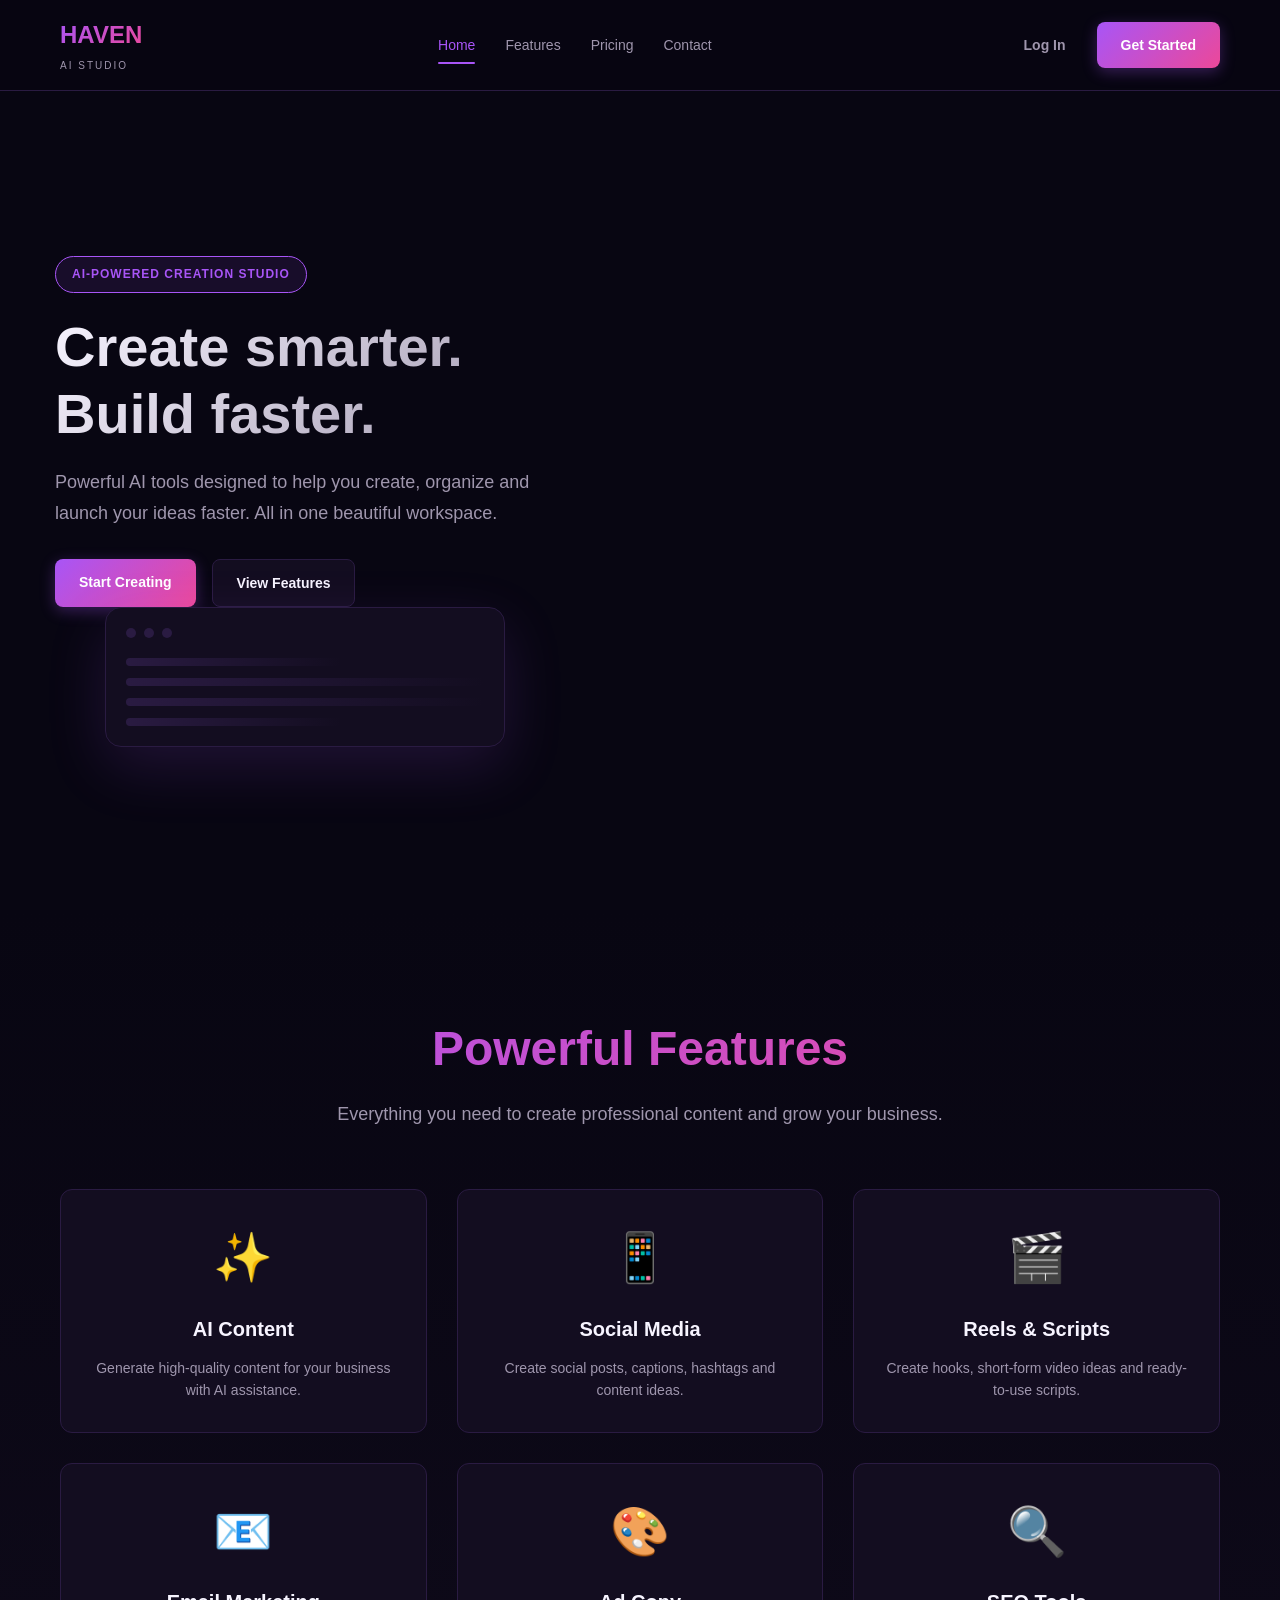
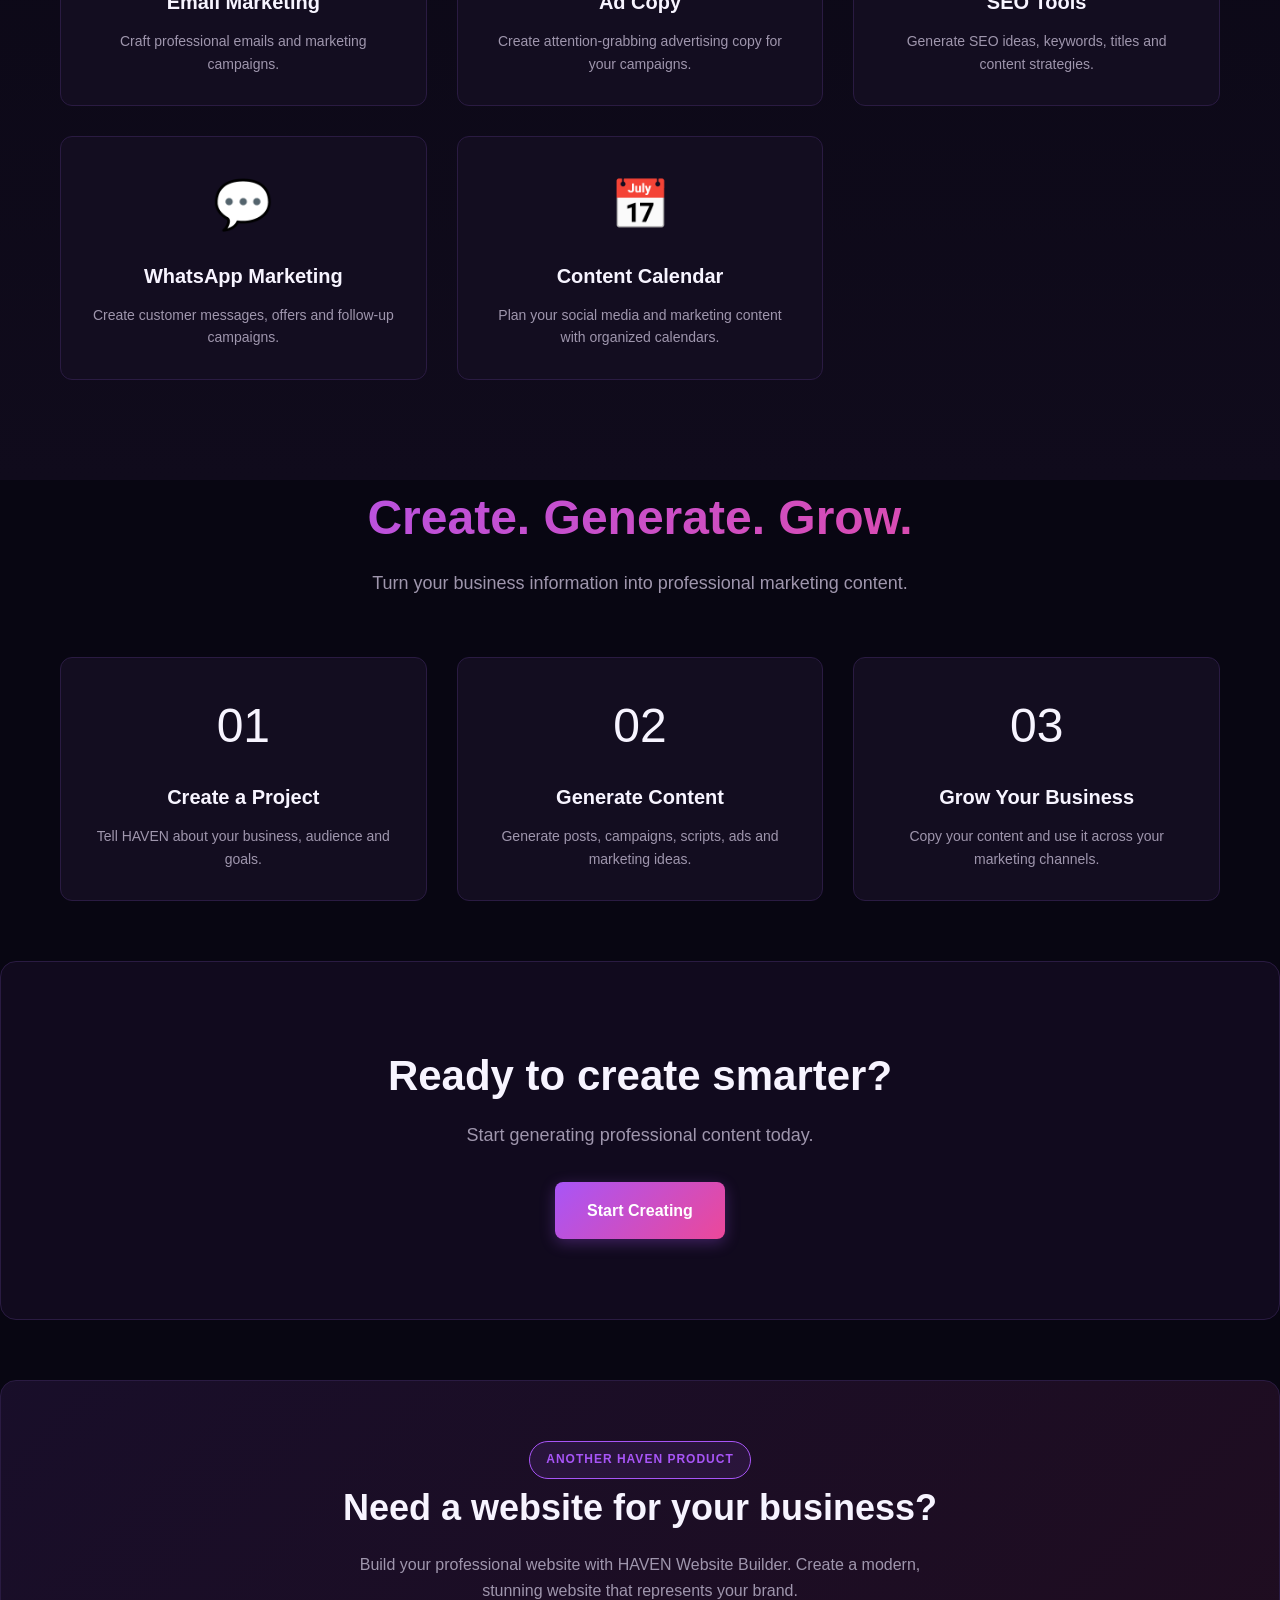
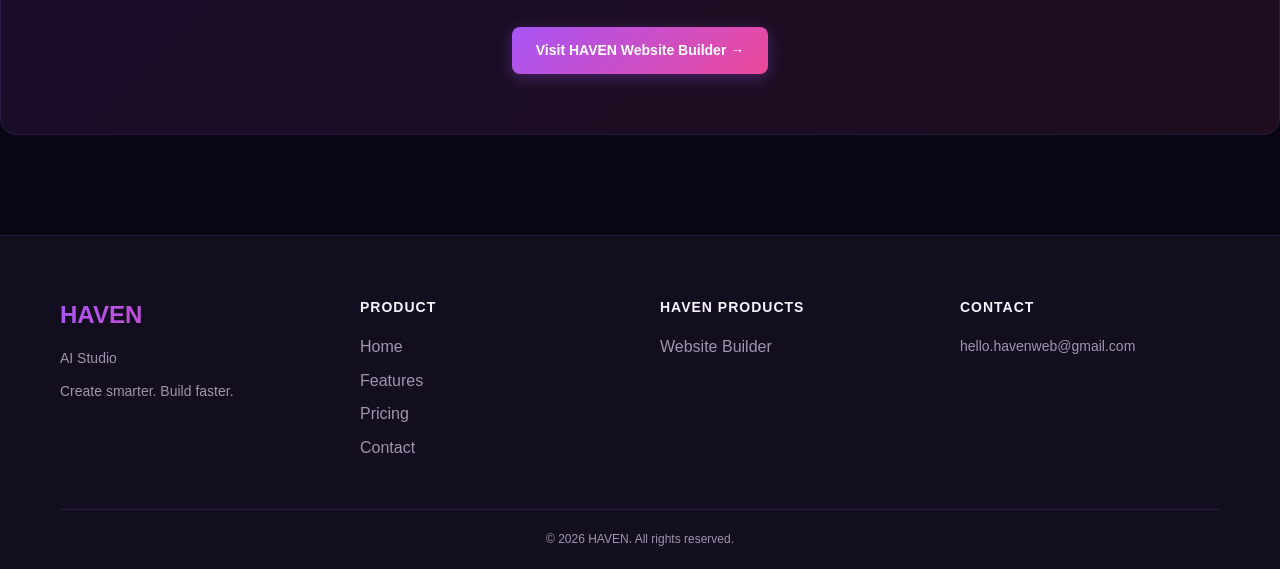
<file: index.html>
<!DOCTYPE html>
<html lang="en">
<head>
    <meta charset="UTF-8">
    <meta name="viewport" content="width=device-width, initial-scale=1.0">

    <meta name="description"
          content="HAVEN AI Studio - Powerful AI tools to create, organize and launch your ideas faster.">

    <meta name="theme-color" content="#080612">

    <title>HAVEN AI Studio - Create Smarter. Build Faster.</title>

    <link rel="stylesheet" href="css/style.css">
</head>

<body>

    <!-- =========================
         NAVIGATION
    ========================== -->
    <nav class="navbar">
        <div class="container">

            <div class="nav-content">

                <!-- Brand -->
                <a href="index.html" class="nav-brand">
                    <h1>HAVEN</h1>
                    <p>AI Studio</p>
                </a>

                <!-- Mobile Menu Button -->
                <button
                    class="hamburger"
                    id="hamburger"
                    type="button"
                    aria-label="Open navigation menu"
                    aria-expanded="false"
                    aria-controls="navMenu"
                >
                    <span></span>
                    <span></span>
                    <span></span>
                </button>

                <!-- Navigation -->
                <div class="nav-menu" id="navMenu">

                    <a href="index.html" class="nav-link active">
                        Home
                    </a>

                    <a href="#features" class="nav-link">
                        Features
                    </a>

                    <a href="pricing.html" class="nav-link">
                        Pricing
                    </a>

                    <a href="contact.html" class="nav-link">
                        Contact
                    </a>

                </div>

                <!-- Navigation Actions -->
                <div class="nav-actions">

                    <a href="login.html" class="btn-text">
                        Log In
                    </a>

                    <a href="signup.html" class="btn-primary">
                        Get Started
                    </a>

                </div>

            </div>
        </div>
    </nav>


    <!-- =========================
         HERO
    ========================== -->
    <main>

        <section class="hero">

            <div class="container">

                <div class="hero-content">

                    <div class="hero-badge">
                        AI-POWERED CREATION STUDIO
                    </div>

                    <h1 class="hero-title">
                        Create smarter.
                        <br>
                        Build faster.
                    </h1>

                    <p class="hero-subtitle">
                        Powerful AI tools designed to help you create,
                        organize and launch your ideas faster.
                        All in one beautiful workspace.
                    </p>

                    <div class="hero-buttons">

                        <a href="create.html" class="btn-primary">
                            Start Creating
                        </a>

                        <a href="#features" class="btn-secondary">
                            View Features
                        </a>

                    </div>

                </div>


                <!-- Product Preview -->
                <div class="hero-preview">

                    <div class="preview-card">

                        <div class="preview-header">

                            <div class="preview-dot"></div>
                            <div class="preview-dot"></div>
                            <div class="preview-dot"></div>

                        </div>

                        <div class="preview-content">

                            <div class="preview-line short"></div>
                            <div class="preview-line"></div>
                            <div class="preview-line"></div>
                            <div class="preview-line short"></div>

                        </div>

                    </div>

                </div>

            </div>

        </section>


        <!-- =========================
             FEATURES
        ========================== -->
        <section id="features" class="features">

            <div class="container">

                <h2 class="section-title">
                    Powerful Features
                </h2>

                <p class="section-subtitle">
                    Everything you need to create professional content
                    and grow your business.
                </p>


                <div class="features-grid">

                    <!-- Feature 1 -->
                    <div class="feature-card">

                        <div class="feature-icon">
                            ✨
                        </div>

                        <h3>
                            AI Content
                        </h3>

                        <p>
                            Generate high-quality content for your
                            business with AI assistance.
                        </p>

                    </div>


                    <!-- Feature 2 -->
                    <div class="feature-card">

                        <div class="feature-icon">
                            📱
                        </div>

                        <h3>
                            Social Media
                        </h3>

                        <p>
                            Create social posts, captions,
                            hashtags and content ideas.
                        </p>

                    </div>


                    <!-- Feature 3 -->
                    <div class="feature-card">

                        <div class="feature-icon">
                            🎬
                        </div>

                        <h3>
                            Reels & Scripts
                        </h3>

                        <p>
                            Create hooks, short-form video ideas
                            and ready-to-use scripts.
                        </p>

                    </div>


                    <!-- Feature 4 -->
                    <div class="feature-card">

                        <div class="feature-icon">
                            📧
                        </div>

                        <h3>
                            Email Marketing
                        </h3>

                        <p>
                            Craft professional emails and
                            marketing campaigns.
                        </p>

                    </div>


                    <!-- Feature 5 -->
                    <div class="feature-card">

                        <div class="feature-icon">
                            🎨
                        </div>

                        <h3>
                            Ad Copy
                        </h3>

                        <p>
                            Create attention-grabbing advertising
                            copy for your campaigns.
                        </p>

                    </div>


                    <!-- Feature 6 -->
                    <div class="feature-card">

                        <div class="feature-icon">
                            🔍
                        </div>

                        <h3>
                            SEO Tools
                        </h3>

                        <p>
                            Generate SEO ideas, keywords,
                            titles and content strategies.
                        </p>

                    </div>


                    <!-- Feature 7 -->
                    <div class="feature-card">

                        <div class="feature-icon">
                            💬
                        </div>

                        <h3>
                            WhatsApp Marketing
                        </h3>

                        <p>
                            Create customer messages,
                            offers and follow-up campaigns.
                        </p>

                    </div>


                    <!-- Feature 8 -->
                    <div class="feature-card">

                        <div class="feature-icon">
                            📅
                        </div>

                        <h3>
                            Content Calendar
                        </h3>

                        <p>
                            Plan your social media and marketing
                            content with organized calendars.
                        </p>

                    </div>

                </div>

            </div>

        </section>


        <!-- =========================
             HOW IT WORKS
        ========================== -->
        <section class="how-it-works">

            <div class="container">

                <h2 class="section-title">
                    Create. Generate. Grow.
                </h2>

                <p class="section-subtitle">
                    Turn your business information into
                    professional marketing content.
                </p>


                <div class="features-grid">

                    <div class="feature-card">

                        <div class="feature-icon">
                            01
                        </div>

                        <h3>
                            Create a Project
                        </h3>

                        <p>
                            Tell HAVEN about your business,
                            audience and goals.
                        </p>

                    </div>


                    <div class="feature-card">

                        <div class="feature-icon">
                            02
                        </div>

                        <h3>
                            Generate Content
                        </h3>

                        <p>
                            Generate posts, campaigns,
                            scripts, ads and marketing ideas.
                        </p>

                    </div>


                    <div class="feature-card">

                        <div class="feature-icon">
                            03
                        </div>

                        <h3>
                            Grow Your Business
                        </h3>

                        <p>
                            Copy your content and use it
                            across your marketing channels.
                        </p>

                    </div>

                </div>

            </div>

        </section>


        <!-- =========================
             CTA
        ========================== -->
        <section class="cta">

            <div class="container">

                <h2>
                    Ready to create smarter?
                </h2>

                <p>
                    Start generating professional content today.
                </p>

                <a
                    href="create.html"
                    class="btn-primary btn-large"
                >
                    Start Creating
                </a>

            </div>

        </section>


        <!-- =========================
             HAVEN WEBSITE BUILDER
        ========================== -->
        <section class="website-builder">

            <div class="container">

                <div class="builder-content">

                    <div class="hero-badge">
                        ANOTHER HAVEN PRODUCT
                    </div>

                    <h2>
                        Need a website for your business?
                    </h2>

                    <p>
                        Build your professional website with
                        HAVEN Website Builder. Create a modern,
                        stunning website that represents your brand.
                    </p>

                    <a
                        href="https://haven.pntr.dev"
                        target="_blank"
                        rel="noopener noreferrer"
                        class="btn-primary"
                    >
                        Visit HAVEN Website Builder →
                    </a>

                </div>

            </div>

        </section>

    </main>


    <!-- =========================
         FOOTER
    ========================== -->
    <footer class="footer">

        <div class="container">

            <div class="footer-content">


                <!-- Brand -->
                <div class="footer-section">

                    <h3>
                        HAVEN
                    </h3>

                    <p>
                        AI Studio
                    </p>

                    <p class="footer-tagline">
                        Create smarter. Build faster.
                    </p>

                </div>


                <!-- Product -->
                <div class="footer-section">

                    <h4>
                        Product
                    </h4>

                    <ul>

                        <li>
                            <a href="index.html">
                                Home
                            </a>
                        </li>

                        <li>
                            <a href="#features">
                                Features
                            </a>
                        </li>

                        <li>
                            <a href="pricing.html">
                                Pricing
                            </a>
                        </li>

                        <li>
                            <a href="contact.html">
                                Contact
                            </a>
                        </li>

                    </ul>

                </div>


                <!-- HAVEN Products -->
                <div class="footer-section">

                    <h4>
                        HAVEN Products
                    </h4>

                    <ul>

                        <li>
                            <a
                                href="https://haven.pntr.dev"
                                target="_blank"
                                rel="noopener noreferrer"
                            >
                                Website Builder
                            </a>
                        </li>

                    </ul>

                </div>


                <!-- Contact -->
                <div class="footer-section">

                    <h4>
                        Contact
                    </h4>

                    <p>
                        <a
                            href="mailto:hello.havenweb@gmail.com"
                        >
                            hello.havenweb@gmail.com
                        </a>
                    </p>

                </div>

            </div>


            <!-- Footer Bottom -->
            <div class="footer-bottom">

                <p>
                    &copy; 2026 HAVEN. All rights reserved.
                </p>

            </div>

        </div>

    </footer>


    <!-- JavaScript -->
    <script src="js/app.js"></script>

</body>
</html>
</file>
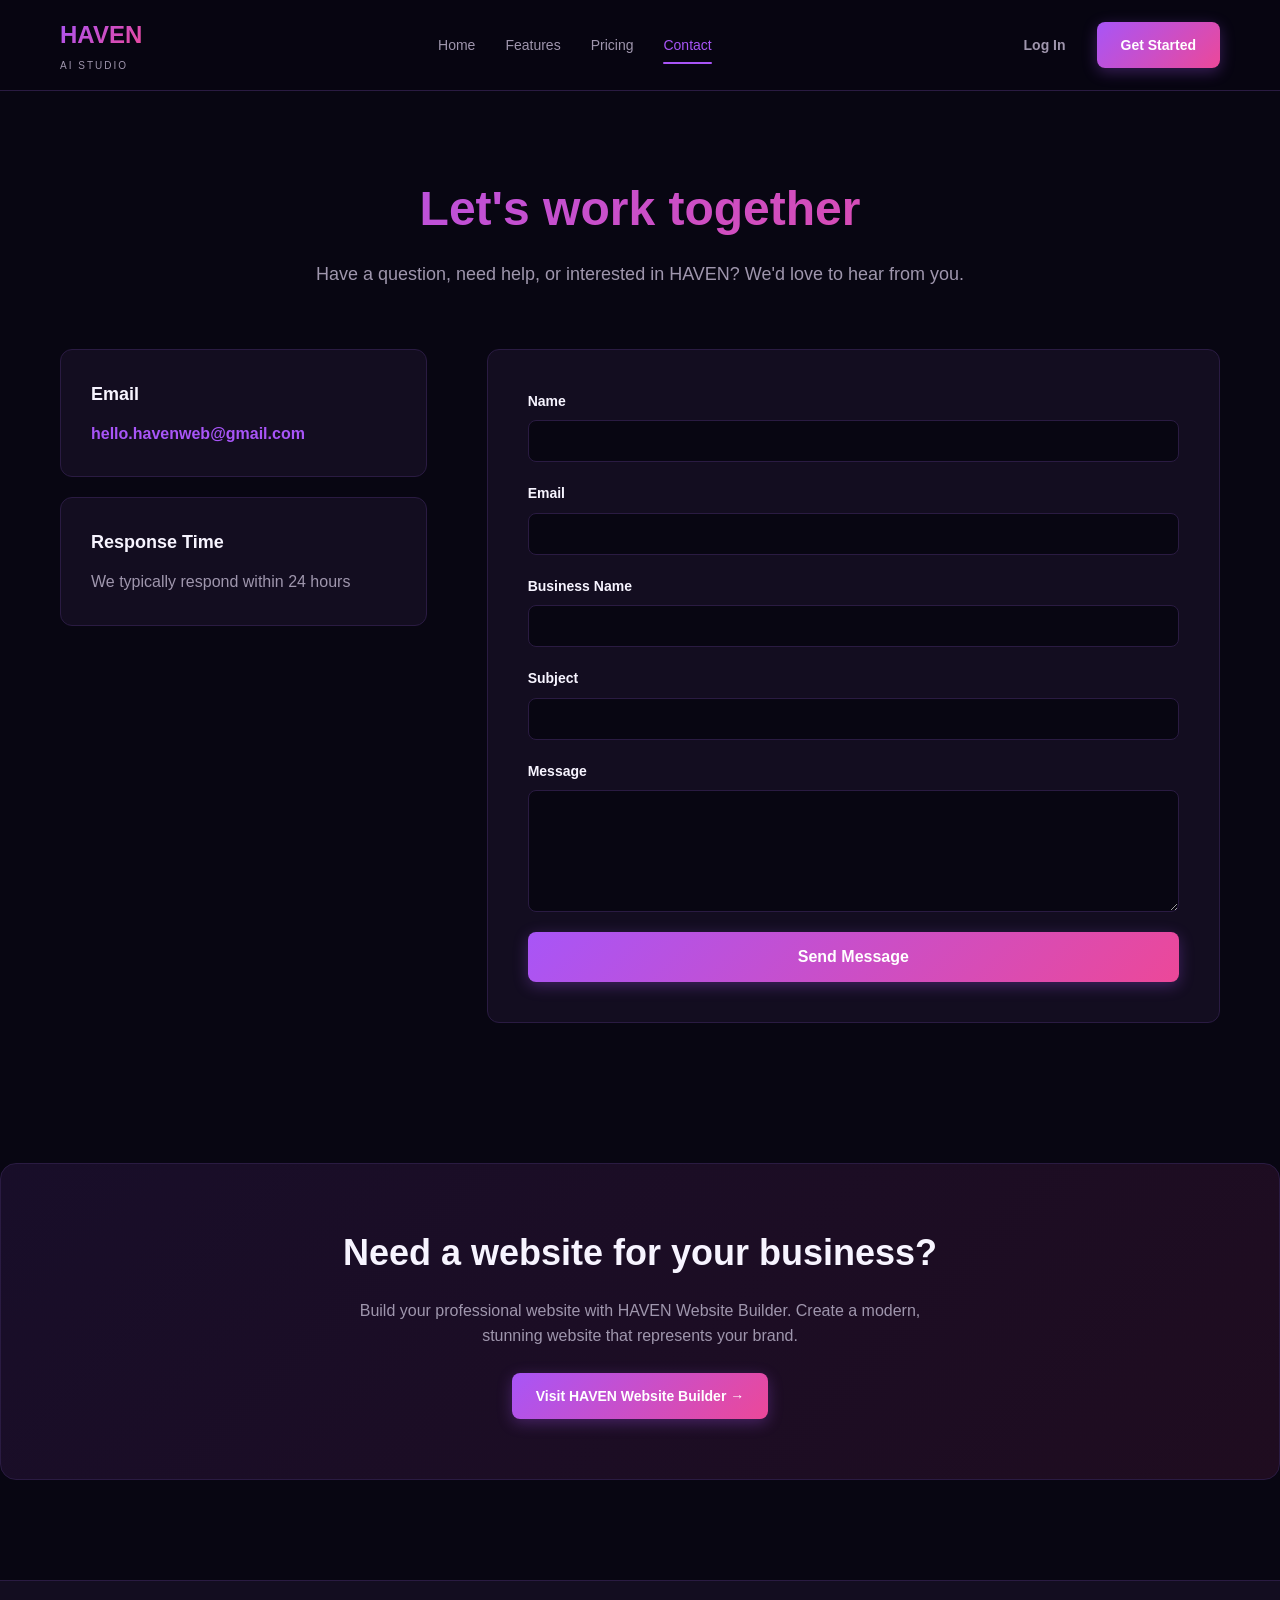
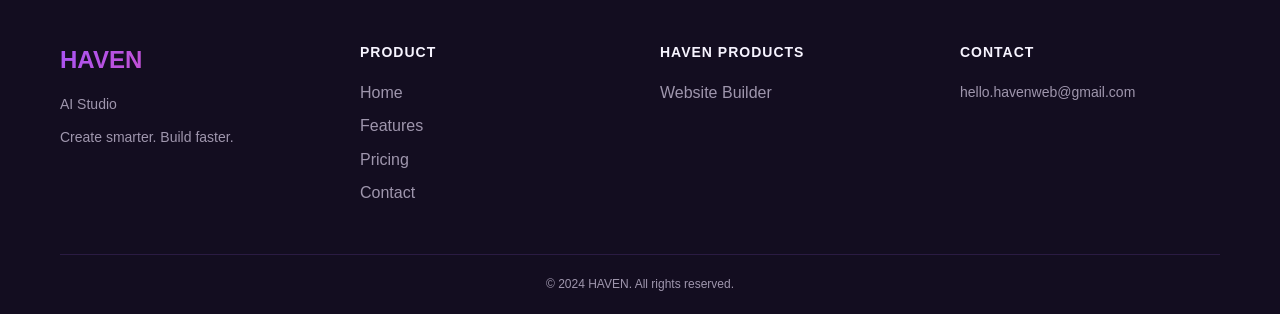
<file: contact.html>
<!DOCTYPE html>
<html lang="en">
<head>
    <meta charset="UTF-8">
    <meta name="viewport" content="width=device-width, initial-scale=1.0">
    <title>Contact - HAVEN AI Studio</title>
    <link rel="stylesheet" href="css/style.css">
</head>
<body>
    <!-- Navigation -->
    <nav class="navbar">
        <div class="container">
            <div class="nav-content">
                <div class="nav-brand">
                    <h1>HAVEN</h1>
                    <p>AI Studio</p>
                </div>
                <button class="hamburger" id="hamburger">
                    <span></span>
                    <span></span>
                    <span></span>
                </button>
                <div class="nav-menu" id="navMenu">
                    <a href="index.html" class="nav-link">Home</a>
                    <a href="index.html#features" class="nav-link">Features</a>
                    <a href="pricing.html" class="nav-link">Pricing</a>
                    <a href="contact.html" class="nav-link active">Contact</a>
                </div>
                <div class="nav-actions">
                    <a href="login.html" class="btn-text">Log In</a>
                    <a href="signup.html" class="btn-primary">Get Started</a>
                </div>
            </div>
        </div>
    </nav>

    <!-- Contact Section -->
    <section class="contact-section">
        <div class="container">
            <div class="contact-header">
                <h1>Let's work together</h1>
                <p>Have a question, need help, or interested in HAVEN? We'd love to hear from you.</p>
            </div>

            <div class="contact-container">
                <!-- Contact Info -->
                <div class="contact-info">
                    <div class="contact-card">
                        <h3>Email</h3>
                        <p><a href="mailto:hello.havenweb@gmail.com">hello.havenweb@gmail.com</a></p>
                    </div>
                    <div class="contact-card">
                        <h3>Response Time</h3>
                        <p>We typically respond within 24 hours</p>
                    </div>
                </div>

                <!-- Contact Form -->
                <div class="contact-form-wrapper">
                    <form id="contactForm" class="contact-form">
                        <div class="form-group">
                            <label for="name">Name</label>
                            <input type="text" id="name" name="name" required>
                        </div>
                        <div class="form-group">
                            <label for="email">Email</label>
                            <input type="email" id="email" name="email" required>
                        </div>
                        <div class="form-group">
                            <label for="businessName">Business Name</label>
                            <input type="text" id="businessName" name="businessName">
                        </div>
                        <div class="form-group">
                            <label for="subject">Subject</label>
                            <input type="text" id="subject" name="subject" required>
                        </div>
                        <div class="form-group">
                            <label for="message">Message</label>
                            <textarea id="message" name="message" rows="6" required></textarea>
                        </div>
                        <button type="submit" class="btn-primary btn-large">Send Message</button>
                        <p id="formMessage" class="form-message" style="display: none;"></p>
                    </form>
                </div>
            </div>
        </div>
    </section>

    <!-- Website Builder Section -->
    <section class="website-builder">
        <div class="container">
            <div class="builder-content">
                <h2>Need a website for your business?</h2>
                <p>Build your professional website with HAVEN Website Builder. Create a modern, stunning website that represents your brand.</p>
                <a href="https://heaven.pntr.dev" target="_blank" class="btn-primary">Visit HAVEN Website Builder →</a>
            </div>
        </div>
    </section>

    <!-- Footer -->
    <footer class="footer">
        <div class="container">
            <div class="footer-content">
                <div class="footer-section">
                    <h3>HAVEN</h3>
                    <p>AI Studio</p>
                    <p class="footer-tagline">Create smarter. Build faster.</p>
                </div>
                <div class="footer-section">
                    <h4>Product</h4>
                    <ul>
                        <li><a href="index.html">Home</a></li>
                        <li><a href="index.html#features">Features</a></li>
                        <li><a href="pricing.html">Pricing</a></li>
                        <li><a href="contact.html">Contact</a></li>
                    </ul>
                </div>
                <div class="footer-section">
                    <h4>HAVEN Products</h4>
                    <ul>
                        <li><a href="https://heaven.pntr.dev" target="_blank">Website Builder</a></li>
                    </ul>
                </div>
                <div class="footer-section">
                    <h4>Contact</h4>
                    <p><a href="mailto:hello.havenweb@gmail.com">hello.havenweb@gmail.com</a></p>
                </div>
            </div>
            <div class="footer-bottom">
                <p>&copy; 2024 HAVEN. All rights reserved.</p>
            </div>
        </div>
    </footer>

    <script src="js/app.js"></script>
</body>
</html>
</file>
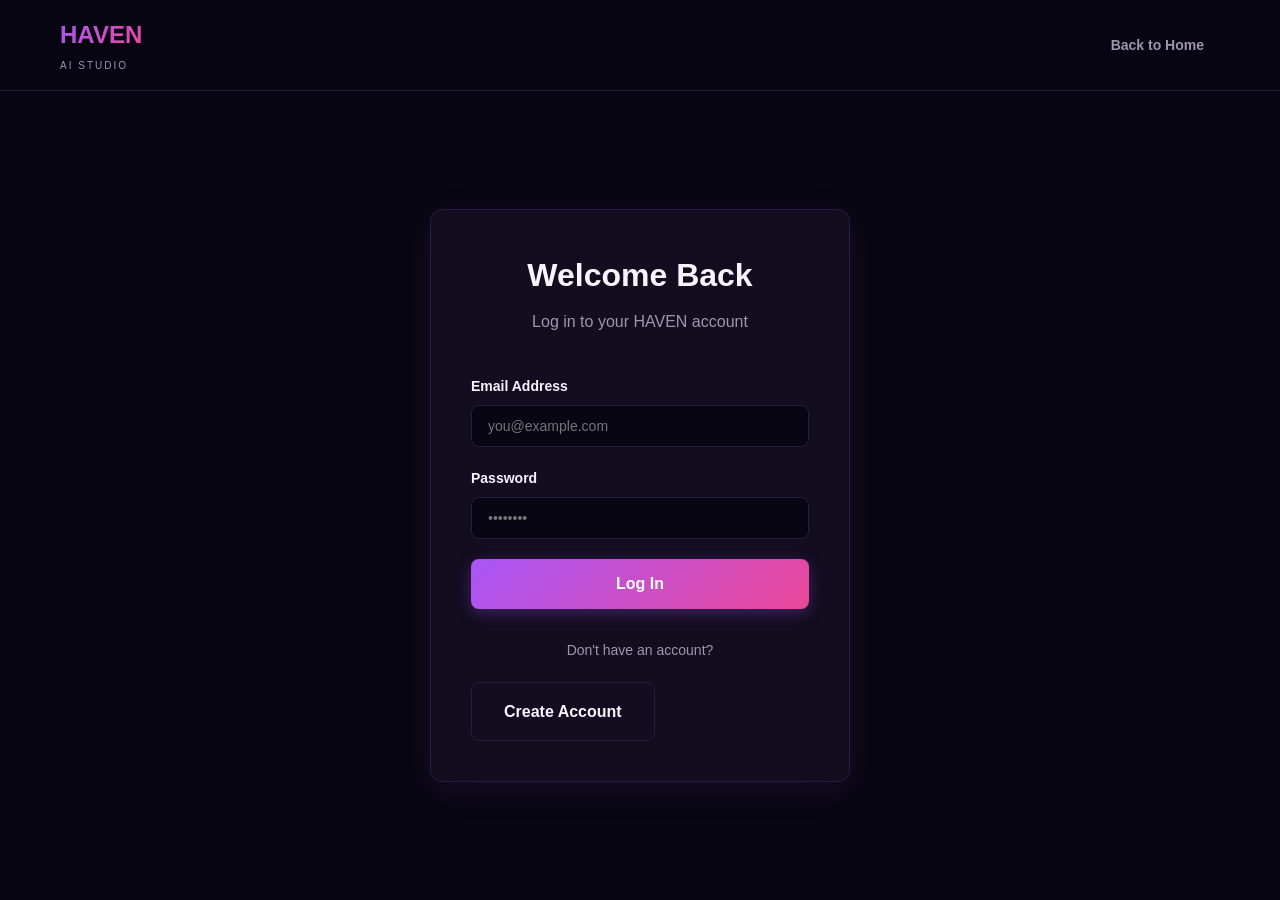
<file: create.html>
<!DOCTYPE html>
<html lang="en">
<head>
    <meta charset="UTF-8">
    <meta name="viewport" content="width=device-width, initial-scale=1.0">
    <title>Create - HAVEN AI Studio</title>
    <link rel="stylesheet" href="css/style.css">
</head>
<body class="dashboard-body">
    <!-- Navigation -->
    <nav class="navbar">
        <div class="container">
            <div class="nav-content">
                <div class="nav-brand">
                    <h1>HAVEN</h1>
                    <p>AI Studio</p>
                </div>
                <button class="hamburger" id="hamburger">
                    <span></span>
                    <span></span>
                    <span></span>
                </button>
                <div class="nav-menu" id="navMenu">
                    <a href="dashboard.html" class="nav-link">Dashboard</a>
                    <a href="create.html" class="nav-link active">Create</a>
                    <a href="projects.html" class="nav-link">Projects</a>
                    <a href="pricing.html" class="nav-link">Pricing</a>
                    <a href="settings.html" class="nav-link">Settings</a>
                </div>
                <div class="nav-actions">
                    <button class="btn-text" id="logoutBtn">Log Out</button>
                </div>
            </div>
        </div>
    </nav>

    <div class="dashboard-container">
        <!-- Sidebar -->
        <aside class="sidebar">
            <div class="sidebar-menu">
                <a href="dashboard.html" class="sidebar-link">
                    <span class="sidebar-icon">📊</span>
                    <span>Dashboard</span>
                </a>
                <a href="create.html" class="sidebar-link active">
                    <span class="sidebar-icon">✨</span>
                    <span>Create</span>
                </a>
                <a href="projects.html" class="sidebar-link">
                    <span class="sidebar-icon">📁</span>
                    <span>Projects</span>
                </a>
                <a href="pricing.html" class="sidebar-link">
                    <span class="sidebar-icon">💳</span>
                    <span>Pricing</span>
                </a>
                <a href="settings.html" class="sidebar-link">
                    <span class="sidebar-icon">⚙️</span>
                    <span>Settings</span>
                </a>
                <a href="contact.html" class="sidebar-link">
                    <span class="sidebar-icon">💬</span>
                    <span>Contact</span>
                </a>
            </div>
        </aside>

        <!-- Main Content -->
        <main class="dashboard-main">
            <div class="container">
                <div class="dashboard-header">
                    <h1>Create Something New</h1>
                    <p>Choose what you'd like to create</p>
                </div>

                <!-- Creation Templates -->
                <div class="create-grid">
                    <button class="create-card" data-type="content">
                        <div class="create-icon">✨</div>
                        <h3>AI Content</h3>
                        <p>Generate any type of content</p>
                    </button>
                    <button class="create-card" data-type="social">
                        <div class="create-icon">📱</div>
                        <h3>Social Media Post</h3>
                        <p>Create engaging social posts</p>
                    </button>
                    <button class="create-card" data-type="email">
                        <div class="create-icon">📧</div>
                        <h3>Email</h3>
                        <p>Write marketing emails</p>
                    </button>
                    <button class="create-card" data-type="ad">
                        <div class="create-icon">🎯</div>
                        <h3>Ad Copy</h3>
                        <p>Create ad headlines and copy</p>
                    </button>
                    <button class="create-card" data-type="seo">
                        <div class="create-icon">🔍</div>
                        <h3>SEO Content</h3>
                        <p>Optimize for search engines</p>
                    </button>
                    <button class="create-card" data-type="product">
                        <div class="create-icon">📦</div>
                        <h3>Product Description</h3>
                        <p>Write product descriptions</p>
                    </button>
                </div>

                <!-- Creation Form -->
                <div id="creationForm" class="creation-form" style="display: none;">
                    <div class="form-header">
                        <button class="btn-back" id="backBtn">← Back</button>
                        <h2 id="formTitle"></h2>
                    </div>

                    <form id="generateForm">
                        <div class="form-group">
                            <label for="projectName">Project Name</label>
                            <input type="text" id="projectName" placeholder="Name your project" required>
                        </div>

                        <div class="form-group">
                            <label for="prompt">What would you like to create?</label>
                            <textarea id="prompt" placeholder="Describe what you want..." rows="5" required></textarea>
                        </div>

                        <div id="additionalFields"></div>

                        <button type="submit" class="btn-primary btn-large">Generate Content</button>
                    </form>

                    <!-- Results Section -->
                    <div id="resultsSection" class="results-section" style="display: none;">
                        <div class="results-header">
                            <h2>Generated Content</h2>
                            <button class="btn-secondary" id="regenerateBtn">🔄 Regenerate</button>
                        </div>
                        <div id="generatedContent" class="generated-content">
                            <div id="contentOutput"></div>
                            <div class="content-actions">
                                <button type="button" class="btn-primary" id="copyBtn">📋 Copy</button>
                                <button type="button" class="btn-secondary" id="saveProjectBtn">💾 Save Project</button>
                            </div>
                        </div>
                    </div>
                </div>
            </div>
        </main>
    </div>

    <!-- Upgrade Modal -->
    <div class="modal" id="upgradeModal">
        <div class="modal-content">
            <button class="modal-close" id="closeModal">&times;</button>
            <div class="modal-header">
                <h2>Upgrade Your Plan</h2>
            </div>
            <div class="modal-body">
                <p id="limitMessage"></p>
            </div>
            <div class="modal-footer">
                <button class="btn-secondary" id="dismissBtn">Maybe Later</button>
                <a href="pricing.html" class="btn-primary">View Plans</a>
            </div>
        </div>
    </div>

    <script src="js/app.js"></script>
    <script src="js/create.js"></script>
</body>
</html>
</file>
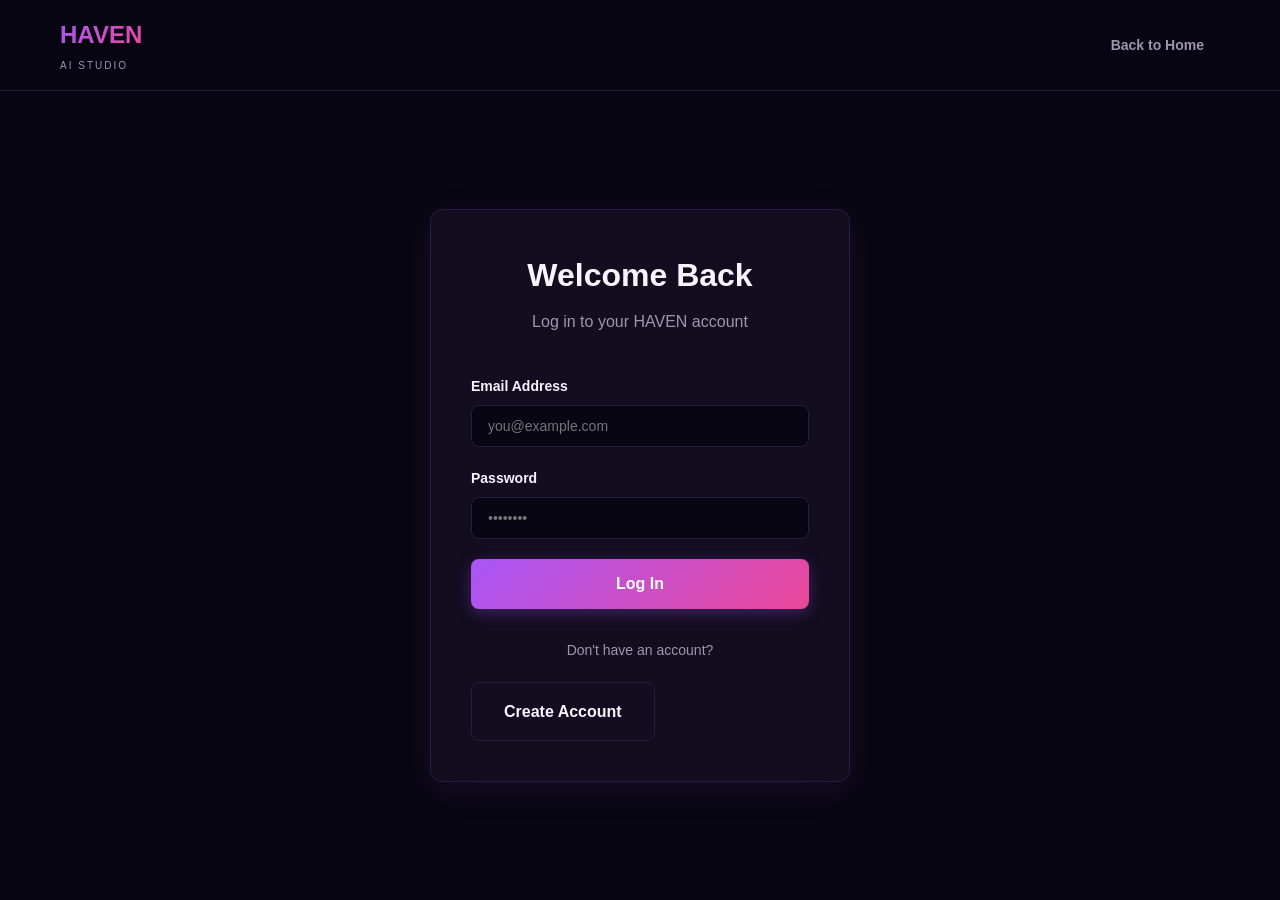
<file: dashboard.html>
<!DOCTYPE html>
<html lang="en">
<head>
    <meta charset="UTF-8">
    <meta name="viewport" content="width=device-width, initial-scale=1.0">
    <title>Dashboard - HAVEN AI Studio</title>
    <link rel="stylesheet" href="css/style.css">
</head>
<body class="dashboard-body">
    <!-- Navigation -->
    <nav class="navbar">
        <div class="container">
            <div class="nav-content">
                <div class="nav-brand">
                    <h1>HAVEN</h1>
                    <p>AI Studio</p>
                </div>
                <button class="hamburger" id="hamburger">
                    <span></span>
                    <span></span>
                    <span></span>
                </button>
                <div class="nav-menu" id="navMenu">
                    <a href="dashboard.html" class="nav-link active">Dashboard</a>
                    <a href="create.html" class="nav-link">Create</a>
                    <a href="projects.html" class="nav-link">Projects</a>
                    <a href="pricing.html" class="nav-link">Pricing</a>
                    <a href="settings.html" class="nav-link">Settings</a>
                </div>
                <div class="nav-actions">
                    <button class="btn-text" id="logoutBtn">Log Out</button>
                </div>
            </div>
        </div>
    </nav>

    <div class="dashboard-container">
        <!-- Sidebar -->
        <aside class="sidebar">
            <div class="sidebar-menu">
                <a href="dashboard.html" class="sidebar-link active">
                    <span class="sidebar-icon">📊</span>
                    <span>Dashboard</span>
                </a>
                <a href="create.html" class="sidebar-link">
                    <span class="sidebar-icon">✨</span>
                    <span>Create</span>
                </a>
                <a href="projects.html" class="sidebar-link">
                    <span class="sidebar-icon">📁</span>
                    <span>Projects</span>
                </a>
                <a href="pricing.html" class="sidebar-link">
                    <span class="sidebar-icon">💳</span>
                    <span>Pricing</span>
                </a>
                <a href="settings.html" class="sidebar-link">
                    <span class="sidebar-icon">⚙️</span>
                    <span>Settings</span>
                </a>
                <a href="contact.html" class="sidebar-link">
                    <span class="sidebar-icon">💬</span>
                    <span>Contact</span>
                </a>
            </div>
        </aside>

        <!-- Main Content -->
        <main class="dashboard-main">
            <div class="container">
                <div class="dashboard-header">
                    <h1>Welcome to HAVEN AI Studio</h1>
                    <p id="userGreeting"></p>
                </div>

                <!-- Stats Grid -->
                <div class="stats-grid">
                    <div class="stat-card">
                        <div class="stat-label">Current Plan</div>
                        <div class="stat-value" id="currentPlan">Free</div>
                        <div class="stat-description">PKR 0/month</div>
                    </div>
                    <div class="stat-card">
                        <div class="stat-label">Projects Used</div>
                        <div class="stat-value"><span id="projectsUsed">0</span> / <span id="projectsLimit">3</span></div>
                        <div class="progress-bar">
                            <div class="progress-fill" id="projectsProgress"></div>
                        </div>
                    </div>
                    <div class="stat-card">
                        <div class="stat-label">Generations Today</div>
                        <div class="stat-value"><span id="generationsToday">0</span> / <span id="generationsLimit">10</span></div>
                        <div class="progress-bar">
                            <div class="progress-fill" id="generationsProgress"></div>
                        </div>
                    </div>
                    <div class="stat-card">
                        <div class="stat-label">Monthly Usage</div>
                        <div class="stat-value"><span id="monthlyUsage">0</span> / <span id="monthlyLimit">50</span></div>
                        <div class="progress-bar">
                            <div class="progress-fill" id="monthlyProgress"></div>
                        </div>
                    </div>
                </div>

                <!-- Quick Actions -->
                <div class="quick-actions">
                    <h2>Quick Actions</h2>
                    <div class="actions-grid">
                        <a href="create.html" class="action-card">
                            <div class="action-icon">✨</div>
                            <h3>Create New</h3>
                            <p>Start generating content</p>
                        </a>
                        <a href="projects.html" class="action-card">
                            <div class="action-icon">📁</div>
                            <h3>View Projects</h3>
                            <p>Manage your saved projects</p>
                        </a>
                        <a href="pricing.html" class="action-card">
                            <div class="action-icon">💳</div>
                            <h3>Upgrade Plan</h3>
                            <p>Unlock premium features</p>
                        </a>
                    </div>
                </div>

                <!-- Recent Projects -->
                <div class="recent-section">
                    <h2>Recent Projects</h2>
                    <div id="recentProjects" class="projects-list">
                        <p class="empty-state">No projects yet. <a href="create.html">Create your first project</a></p>
                    </div>
                </div>
            </div>
        </main>
    </div>

    <!-- Upgrade Modal -->
    <div class="modal" id="upgradeModal">
        <div class="modal-content">
            <button class="modal-close" id="closeModal">&times;</button>
            <div class="modal-header">
                <h2>Upgrade Your Plan</h2>
            </div>
            <div class="modal-body">
                <p id="limitMessage"></p>
            </div>
            <div class="modal-footer">
                <button class="btn-secondary" id="dismissBtn">Maybe Later</button>
                <a href="pricing.html" class="btn-primary">View Plans</a>
            </div>
        </div>
    </div>

    <script src="js/app.js"></script>
    <script src="js/dashboard.js"></script>
</body>
</html>
</file>
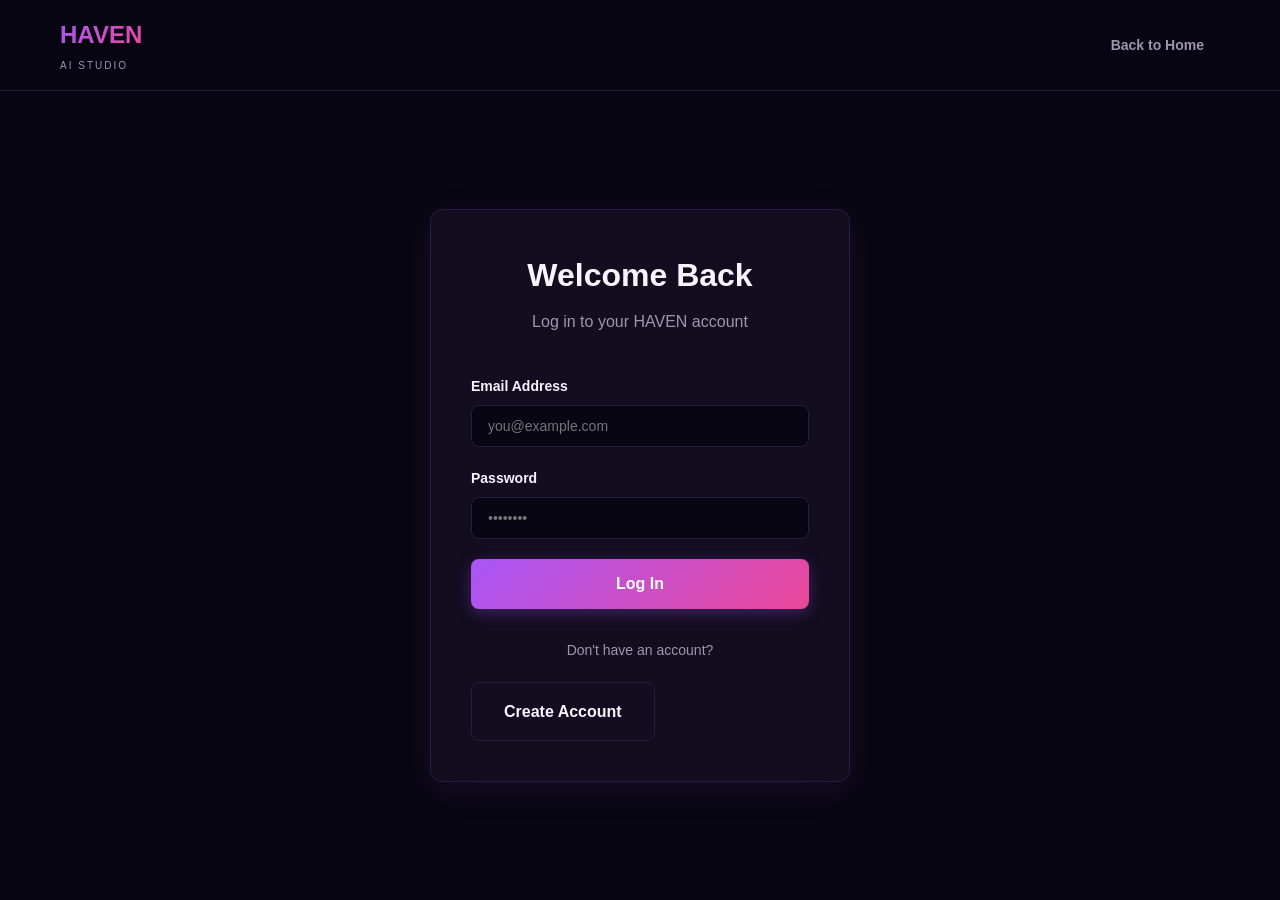
<file: login.html>
<!DOCTYPE html>
<html lang="en">
<head>
    <meta charset="UTF-8">
    <meta name="viewport" content="width=device-width, initial-scale=1.0">
    <title>Log In - HAVEN AI Studio</title>
    <link rel="stylesheet" href="css/style.css">
</head>
<body class="auth-body">
    <!-- Navigation -->
    <nav class="navbar">
        <div class="container">
            <div class="nav-content">
                <div class="nav-brand">
                    <h1>HAVEN</h1>
                    <p>AI Studio</p>
                </div>
                <a href="index.html" class="btn-text">Back to Home</a>
            </div>
        </div>
    </nav>

    <!-- Login Section -->
    <section class="auth-section">
        <div class="auth-container">
            <div class="auth-card">
                <div class="auth-header">
                    <h1>Welcome Back</h1>
                    <p>Log in to your HAVEN account</p>
                </div>

                <form id="loginForm" class="auth-form">
                    <div class="form-group">
                        <label for="email">Email Address</label>
                        <input type="email" id="email" name="email" placeholder="you@example.com" required>
                    </div>
                    <div class="form-group">
                        <label for="password">Password</label>
                        <input type="password" id="password" name="password" placeholder="••••••••" required>
                    </div>
                    <button type="submit" class="btn-primary btn-large">Log In</button>
                    <p id="authMessage" class="auth-message" style="display: none;"></p>
                </form>

                <div class="auth-divider">Don't have an account?</div>

                <a href="signup.html" class="btn-secondary btn-large">Create Account</a>
            </div>
        </div>
    </section>

    <script src="js/app.js"></script>
    <script src="js/auth.js"></script>
</body>
</html>
</file>
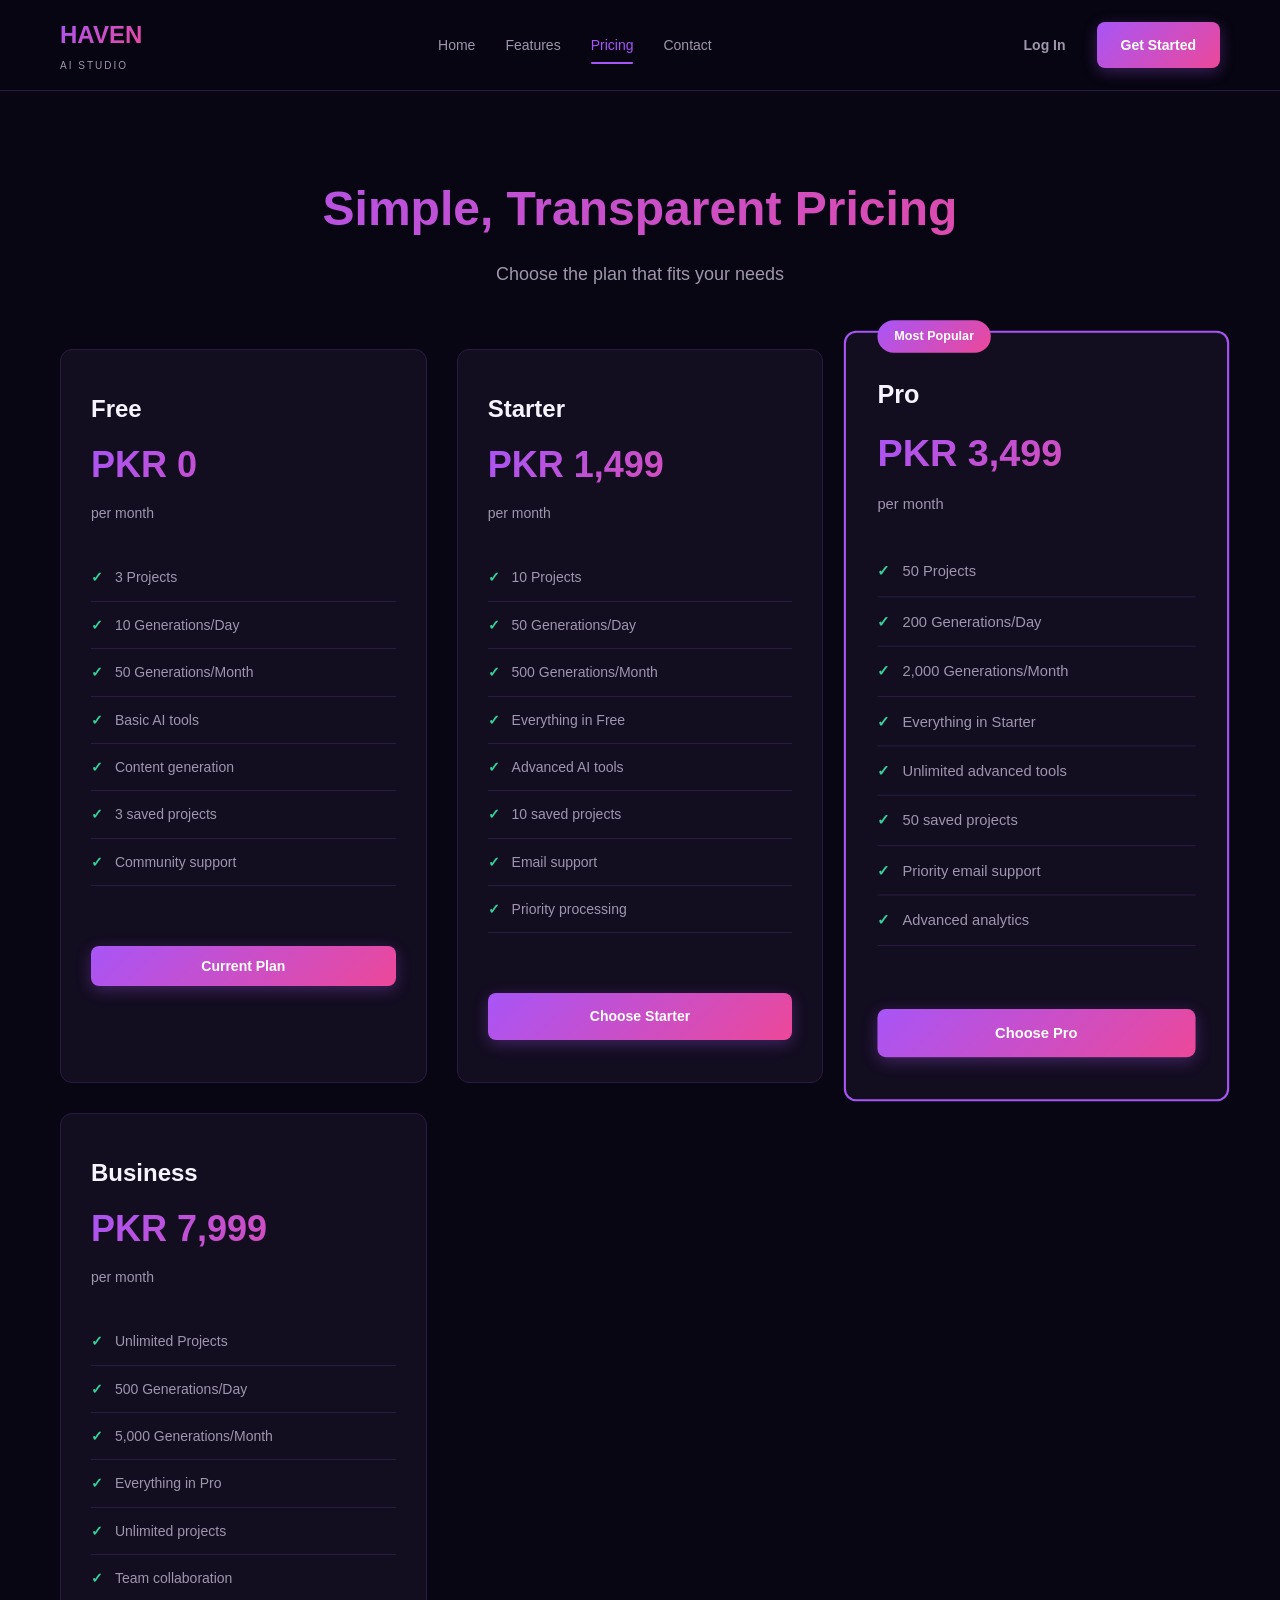
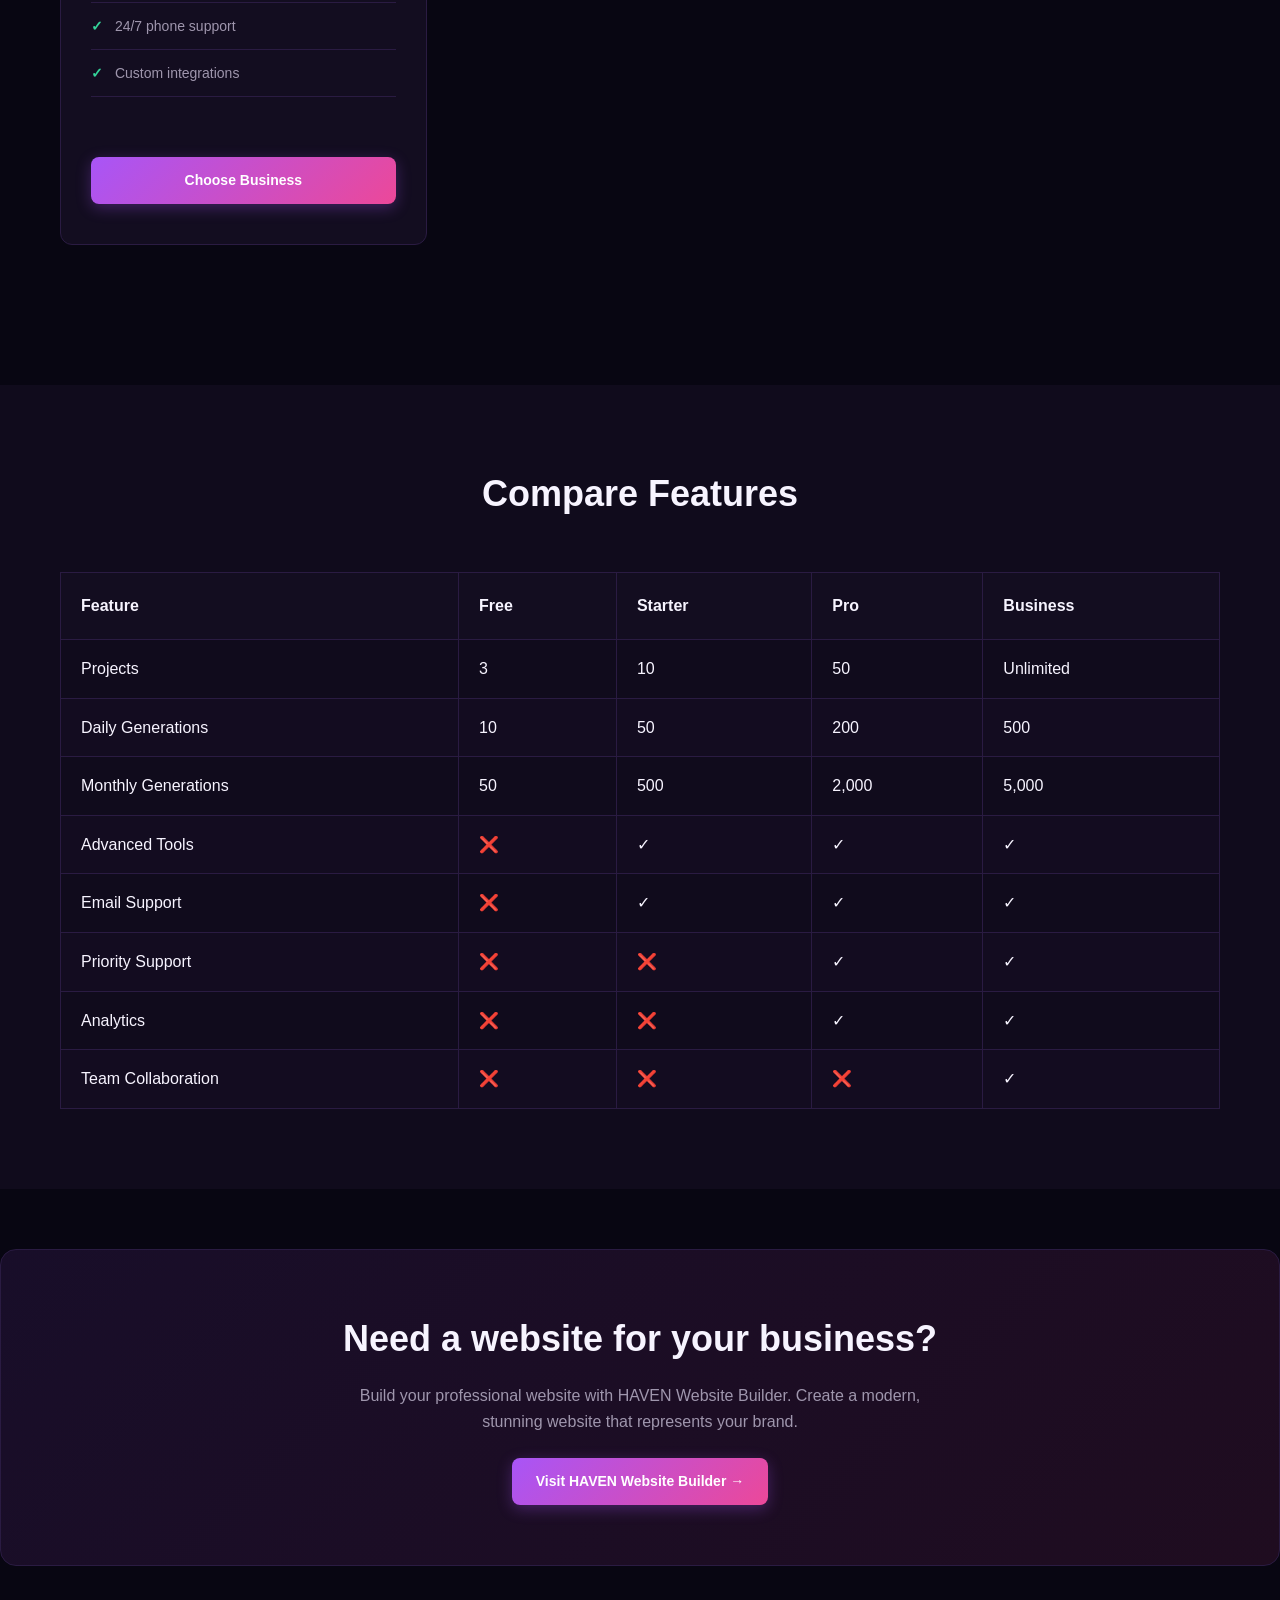
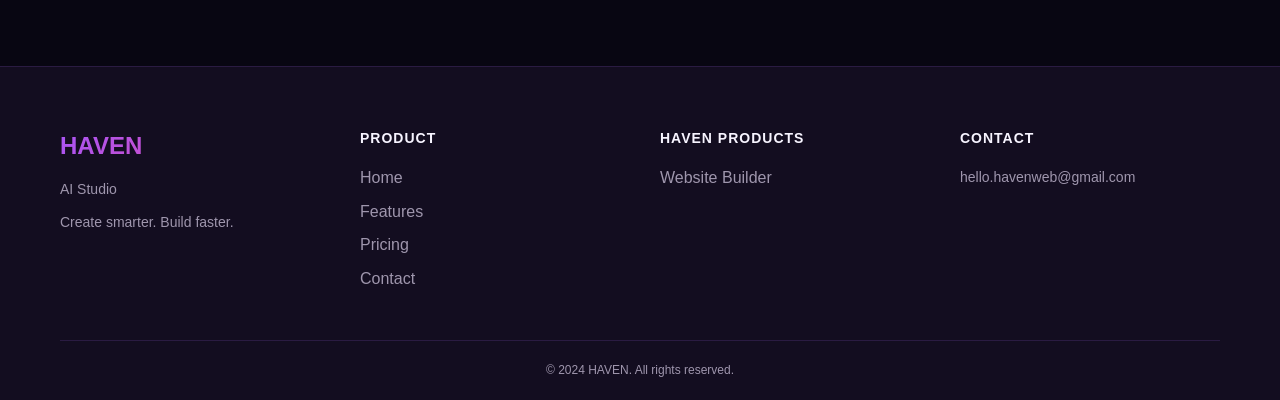
<file: pricing.html>
<!DOCTYPE html>
<html lang="en">
<head>
    <meta charset="UTF-8">
    <meta name="viewport" content="width=device-width, initial-scale=1.0">
    <title>Pricing - HAVEN AI Studio</title>
    <link rel="stylesheet" href="css/style.css">
</head>
<body>
    <!-- Navigation -->
    <nav class="navbar">
        <div class="container">
            <div class="nav-content">
                <div class="nav-brand">
                    <h1>HAVEN</h1>
                    <p>AI Studio</p>
                </div>
                <button class="hamburger" id="hamburger">
                    <span></span>
                    <span></span>
                    <span></span>
                </button>
                <div class="nav-menu" id="navMenu">
                    <a href="index.html" class="nav-link">Home</a>
                    <a href="index.html#features" class="nav-link">Features</a>
                    <a href="pricing.html" class="nav-link active">Pricing</a>
                    <a href="contact.html" class="nav-link">Contact</a>
                </div>
                <div class="nav-actions">
                    <a href="login.html" class="btn-text">Log In</a>
                    <a href="signup.html" class="btn-primary">Get Started</a>
                </div>
            </div>
        </div>
    </nav>

    <!-- Pricing Section -->
    <section class="pricing-section">
        <div class="container">
            <div class="pricing-header">
                <h1>Simple, Transparent Pricing</h1>
                <p>Choose the plan that fits your needs</p>
            </div>

            <div class="pricing-grid" id="pricingGrid">
                <!-- Pricing cards will be generated by JS -->
            </div>
        </div>
    </section>

    <!-- Features Comparison -->
    <section class="features-comparison">
        <div class="container">
            <h2>Compare Features</h2>
            <table class="comparison-table">
                <thead>
                    <tr>
                        <th>Feature</th>
                        <th>Free</th>
                        <th>Starter</th>
                        <th>Pro</th>
                        <th>Business</th>
                    </tr>
                </thead>
                <tbody id="comparisonTable">
                    <!-- Table rows will be generated by JS -->
                </tbody>
            </table>
        </div>
    </section>

    <!-- Website Builder Section -->
    <section class="website-builder">
        <div class="container">
            <div class="builder-content">
                <h2>Need a website for your business?</h2>
                <p>Build your professional website with HAVEN Website Builder. Create a modern, stunning website that represents your brand.</p>
                <a href="https://heaven.pntr.dev" target="_blank" class="btn-primary">Visit HAVEN Website Builder →</a>
            </div>
        </div>
    </section>

    <!-- Footer -->
    <footer class="footer">
        <div class="container">
            <div class="footer-content">
                <div class="footer-section">
                    <h3>HAVEN</h3>
                    <p>AI Studio</p>
                    <p class="footer-tagline">Create smarter. Build faster.</p>
                </div>
                <div class="footer-section">
                    <h4>Product</h4>
                    <ul>
                        <li><a href="index.html">Home</a></li>
                        <li><a href="index.html#features">Features</a></li>
                        <li><a href="pricing.html">Pricing</a></li>
                        <li><a href="contact.html">Contact</a></li>
                    </ul>
                </div>
                <div class="footer-section">
                    <h4>HAVEN Products</h4>
                    <ul>
                        <li><a href="https://heaven.pntr.dev" target="_blank">Website Builder</a></li>
                    </ul>
                </div>
                <div class="footer-section">
                    <h4>Contact</h4>
                    <p><a href="mailto:hello.havenweb@gmail.com">hello.havenweb@gmail.com</a></p>
                </div>
            </div>
            <div class="footer-bottom">
                <p>&copy; 2024 HAVEN. All rights reserved.</p>
            </div>
        </div>
    </footer>

    <script src="js/app.js"></script>
    <script src="js/pricing.js"></script>
</body>
</html>
</file>
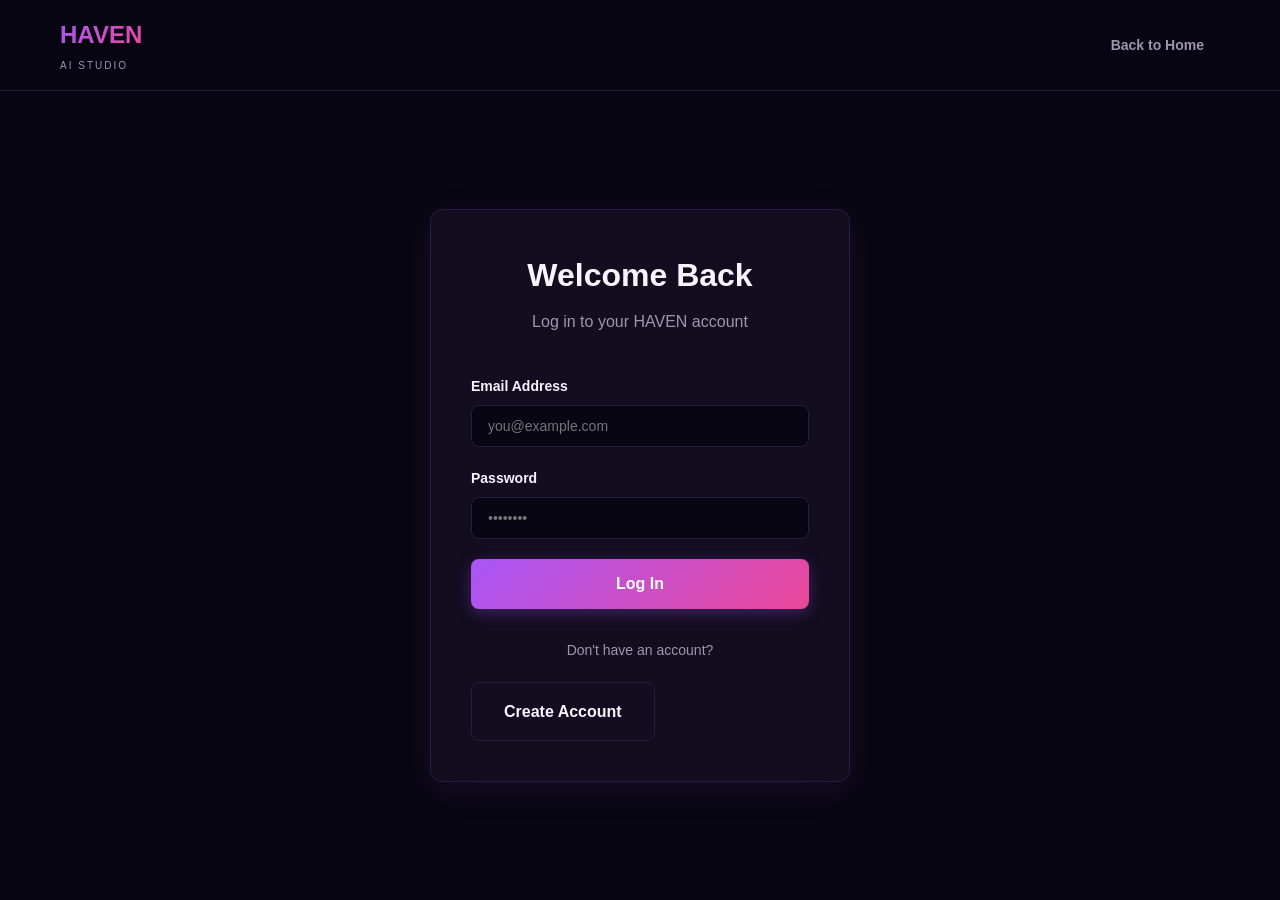
<file: projects.html>
<!DOCTYPE html>
<html lang="en">
<head>
    <meta charset="UTF-8">
    <meta name="viewport" content="width=device-width, initial-scale=1.0">
    <title>Projects - HAVEN AI Studio</title>
    <link rel="stylesheet" href="css/style.css">
</head>
<body class="dashboard-body">
    <!-- Navigation -->
    <nav class="navbar">
        <div class="container">
            <div class="nav-content">
                <div class="nav-brand">
                    <h1>HAVEN</h1>
                    <p>AI Studio</p>
                </div>
                <button class="hamburger" id="hamburger">
                    <span></span>
                    <span></span>
                    <span></span>
                </button>
                <div class="nav-menu" id="navMenu">
                    <a href="dashboard.html" class="nav-link">Dashboard</a>
                    <a href="create.html" class="nav-link">Create</a>
                    <a href="projects.html" class="nav-link active">Projects</a>
                    <a href="pricing.html" class="nav-link">Pricing</a>
                    <a href="settings.html" class="nav-link">Settings</a>
                </div>
                <div class="nav-actions">
                    <button class="btn-text" id="logoutBtn">Log Out</button>
                </div>
            </div>
        </div>
    </nav>

    <div class="dashboard-container">
        <!-- Sidebar -->
        <aside class="sidebar">
            <div class="sidebar-menu">
                <a href="dashboard.html" class="sidebar-link">
                    <span class="sidebar-icon">📊</span>
                    <span>Dashboard</span>
                </a>
                <a href="create.html" class="sidebar-link">
                    <span class="sidebar-icon">✨</span>
                    <span>Create</span>
                </a>
                <a href="projects.html" class="sidebar-link active">
                    <span class="sidebar-icon">📁</span>
                    <span>Projects</span>
                </a>
                <a href="pricing.html" class="sidebar-link">
                    <span class="sidebar-icon">💳</span>
                    <span>Pricing</span>
                </a>
                <a href="settings.html" class="sidebar-link">
                    <span class="sidebar-icon">⚙️</span>
                    <span>Settings</span>
                </a>
                <a href="contact.html" class="sidebar-link">
                    <span class="sidebar-icon">💬</span>
                    <span>Contact</span>
                </a>
            </div>
        </aside>

        <!-- Main Content -->
        <main class="dashboard-main">
            <div class="container">
                <div class="dashboard-header">
                    <h1>My Projects</h1>
                    <p>Manage and view all your saved projects</p>
                </div>

                <div class="projects-toolbar">
                    <input type="text" id="searchInput" class="search-input" placeholder="Search projects...">
                    <a href="create.html" class="btn-primary">+ New Project</a>
                </div>

                <div id="projectsList" class="projects-list">
                    <div class="empty-state">
                        <h3>No projects yet</h3>
                        <p>Create your first project to get started</p>
                        <a href="create.html" class="btn-primary">Create Project</a>
                    </div>
                </div>
            </div>
        </main>
    </div>

    <script src="js/app.js"></script>
    <script src="js/projects.js"></script>
</body>
</html>
</file>
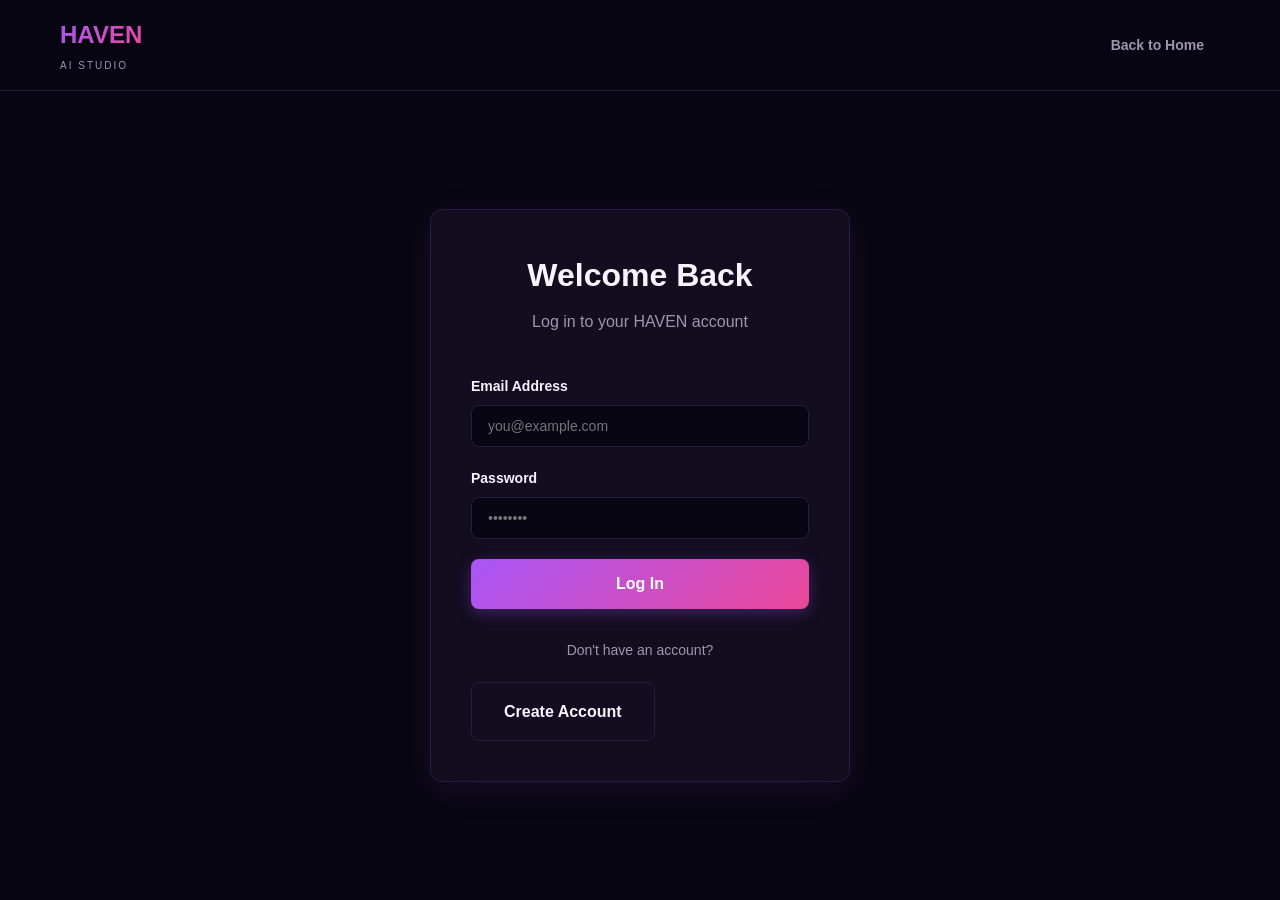
<file: settings.html>
<!DOCTYPE html>
<html lang="en">
<head>
    <meta charset="UTF-8">
    <meta name="viewport" content="width=device-width, initial-scale=1.0">
    <title>Settings - HAVEN AI Studio</title>
    <link rel="stylesheet" href="css/style.css">
</head>
<body class="dashboard-body">
    <!-- Navigation -->
    <nav class="navbar">
        <div class="container">
            <div class="nav-content">
                <div class="nav-brand">
                    <h1>HAVEN</h1>
                    <p>AI Studio</p>
                </div>
                <button class="hamburger" id="hamburger">
                    <span></span>
                    <span></span>
                    <span></span>
                </button>
                <div class="nav-menu" id="navMenu">
                    <a href="dashboard.html" class="nav-link">Dashboard</a>
                    <a href="create.html" class="nav-link">Create</a>
                    <a href="projects.html" class="nav-link">Projects</a>
                    <a href="pricing.html" class="nav-link">Pricing</a>
                    <a href="settings.html" class="nav-link active">Settings</a>
                </div>
                <div class="nav-actions">
                    <button class="btn-text" id="logoutBtn">Log Out</button>
                </div>
            </div>
        </div>
    </nav>

    <div class="dashboard-container">
        <!-- Sidebar -->
        <aside class="sidebar">
            <div class="sidebar-menu">
                <a href="dashboard.html" class="sidebar-link">
                    <span class="sidebar-icon">📊</span>
                    <span>Dashboard</span>
                </a>
                <a href="create.html" class="sidebar-link">
                    <span class="sidebar-icon">✨</span>
                    <span>Create</span>
                </a>
                <a href="projects.html" class="sidebar-link">
                    <span class="sidebar-icon">📁</span>
                    <span>Projects</span>
                </a>
                <a href="pricing.html" class="sidebar-link">
                    <span class="sidebar-icon">💳</span>
                    <span>Pricing</span>
                </a>
                <a href="settings.html" class="sidebar-link active">
                    <span class="sidebar-icon">⚙️</span>
                    <span>Settings</span>
                </a>
                <a href="contact.html" class="sidebar-link">
                    <span class="sidebar-icon">💬</span>
                    <span>Contact</span>
                </a>
            </div>
        </aside>

        <!-- Main Content -->
        <main class="dashboard-main">
            <div class="container">
                <div class="dashboard-header">
                    <h1>Settings</h1>
                    <p>Manage your account and preferences</p>
                </div>

                <!-- Profile Section -->
                <div class="settings-section">
                    <h2>Profile</h2>
                    <div class="settings-card">
                        <div class="form-group">
                            <label for="userName">Full Name</label>
                            <input type="text" id="userName" placeholder="Your name">
                        </div>
                        <div class="form-group">
                            <label for="userEmail">Email Address</label>
                            <input type="email" id="userEmail" placeholder="you@example.com">
                        </div>
                        <button class="btn-primary" onclick="saveProfile()">Save Changes</button>
                    </div>
                </div>

                <!-- Plan Section -->
                <div class="settings-section">
                    <h2>Current Plan</h2>
                    <div class="settings-card">
                        <div class="plan-info">
                            <h3 id="planName">Free</h3>
                            <p id="planPrice">PKR 0/month</p>
                            <div class="plan-features" id="planFeatures"></div>
                        </div>
                        <a href="pricing.html" class="btn-primary">Change Plan</a>
                    </div>
                </div>

                <!-- Usage Section -->
                <div class="settings-section">
                    <h2>Usage & Limits</h2>
                    <div class="settings-card">
                        <div class="usage-stats" id="usageStats"></div>
                    </div>
                </div>

                <!-- Account Section -->
                <div class="settings-section">
                    <h2>Account</h2>
                    <div class="settings-card danger">
                        <h3>Log Out</h3>
                        <p>You will be logged out of your account</p>
                        <button class="btn-danger" id="logoutSettingsBtn">Log Out</button>
                    </div>
                </div>
            </div>
        </main>
    </div>

    <script src="js/app.js"></script>
    <script src="js/settings.js"></script>
</body>
</html>
</file>
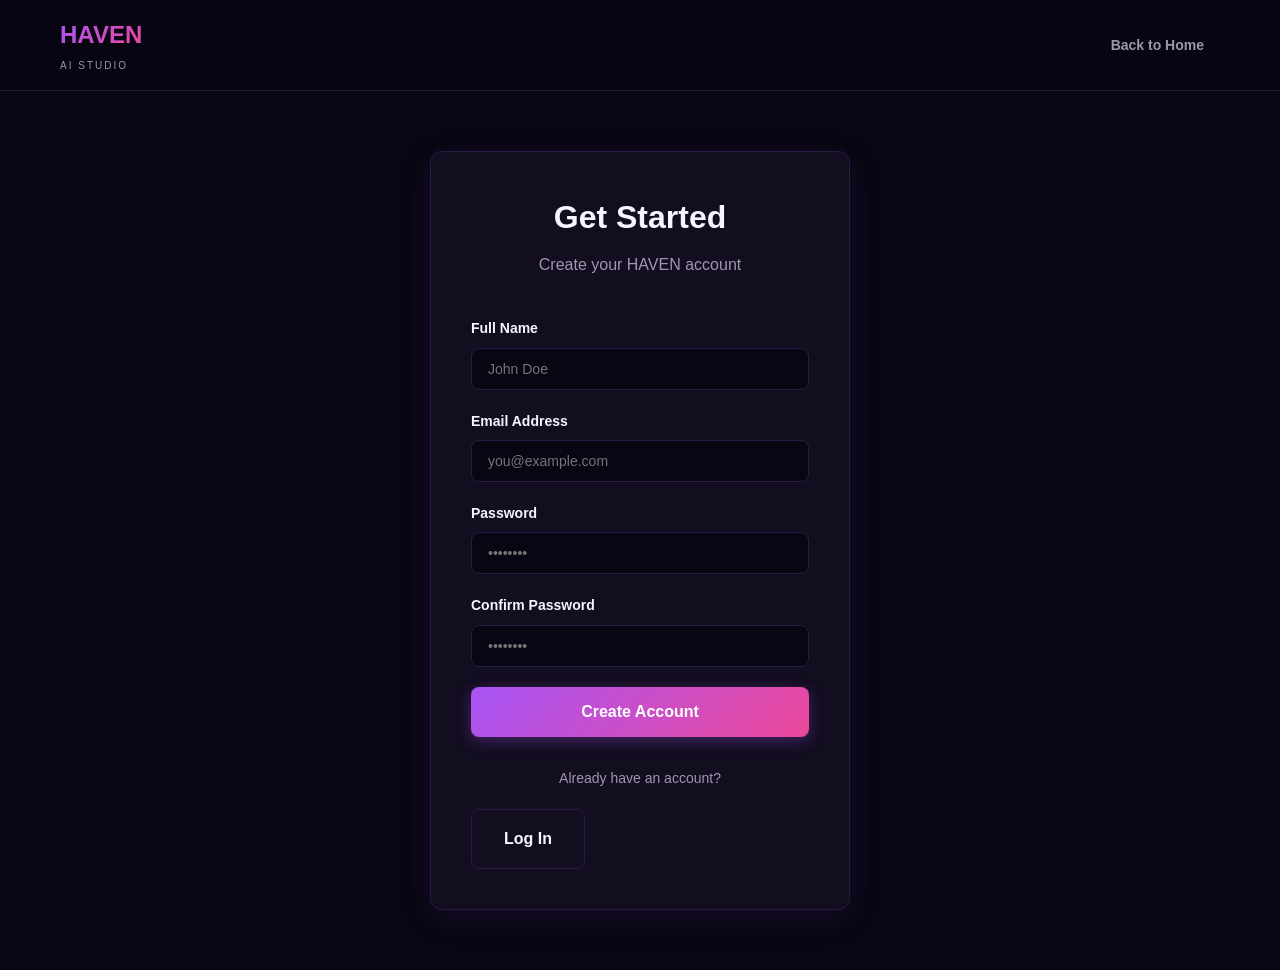
<file: signup.html>
<!DOCTYPE html>
<html lang="en">
<head>
    <meta charset="UTF-8">
    <meta name="viewport" content="width=device-width, initial-scale=1.0">
    <title>Sign Up - HAVEN AI Studio</title>
    <link rel="stylesheet" href="css/style.css">
</head>
<body class="auth-body">
    <!-- Navigation -->
    <nav class="navbar">
        <div class="container">
            <div class="nav-content">
                <div class="nav-brand">
                    <h1>HAVEN</h1>
                    <p>AI Studio</p>
                </div>
                <a href="index.html" class="btn-text">Back to Home</a>
            </div>
        </div>
    </nav>

    <!-- Signup Section -->
    <section class="auth-section">
        <div class="auth-container">
            <div class="auth-card">
                <div class="auth-header">
                    <h1>Get Started</h1>
                    <p>Create your HAVEN account</p>
                </div>

                <form id="signupForm" class="auth-form">
                    <div class="form-group">
                        <label for="name">Full Name</label>
                        <input type="text" id="name" name="name" placeholder="John Doe" required>
                    </div>
                    <div class="form-group">
                        <label for="email">Email Address</label>
                        <input type="email" id="email" name="email" placeholder="you@example.com" required>
                    </div>
                    <div class="form-group">
                        <label for="password">Password</label>
                        <input type="password" id="password" name="password" placeholder="••••••••" required>
                    </div>
                    <div class="form-group">
                        <label for="confirmPassword">Confirm Password</label>
                        <input type="password" id="confirmPassword" name="confirmPassword" placeholder="••••••••" required>
                    </div>
                    <button type="submit" class="btn-primary btn-large">Create Account</button>
                    <p id="authMessage" class="auth-message" style="display: none;"></p>
                </form>

                <div class="auth-divider">Already have an account?</div>

                <a href="login.html" class="btn-secondary btn-large">Log In</a>
            </div>
        </div>
    </section>

    <script src="js/app.js"></script>
    <script src="js/auth.js"></script>
</body>
</html>
</file>
<file: css/style.css>
/* HAVEN AI Studio - Premium CSS */

* {
    margin: 0;
    padding: 0;
    box-sizing: border-box;
}

:root {
    --bg-primary: #080612;
    --bg-secondary: #100B1C;
    --bg-cards: #130D20;
    --border-color: #2A1B42;
    --purple-primary: #A855F7;
    --pink-accent: #EC4899;
    --green-success: #34D399;
    --text-primary: #F7F4FF;
    --text-muted: #9F96AD;
    --shadow: 0 8px 32px rgba(168, 85, 247, 0.1);
    --transition: all 0.3s ease;
}

html {
    scroll-behavior: smooth;
}

body {
    font-family: -apple-system, BlinkMacSystemFont, 'Segoe UI', Roboto, 'Helvetica Neue', Arial, sans-serif;
    background: var(--bg-primary);
    color: var(--text-primary);
    line-height: 1.6;
}

body.auth-body {
    display: flex;
    flex-direction: column;
    min-height: 100vh;
}

body.dashboard-body {
    background: var(--bg-secondary);
}

a {
    text-decoration: none;
    color: inherit;
}

/* Container */
.container {
    max-width: 1200px;
    margin: 0 auto;
    padding: 0 20px;
}

/* Navigation */
.navbar {
    position: sticky;
    top: 0;
    z-index: 100;
    background: rgba(8, 6, 18, 0.8);
    backdrop-filter: blur(10px);
    border-bottom: 1px solid var(--border-color);
}

.nav-content {
    display: flex;
    align-items: center;
    justify-content: space-between;
    padding: 16px 0;
    gap: 30px;
}

.nav-brand {
    display: flex;
    flex-direction: column;
    gap: 4px;
    min-width: max-content;
}

.nav-brand h1 {
    font-size: 24px;
    font-weight: 800;
    background: linear-gradient(135deg, var(--purple-primary), var(--pink-accent));
    -webkit-background-clip: text;
    -webkit-text-fill-color: transparent;
    background-clip: text;
}

.nav-brand p {
    font-size: 10px;
    letter-spacing: 2px;
    color: var(--text-muted);
    text-transform: uppercase;
}

.nav-menu {
    display: flex;
    gap: 30px;
    flex: 1;
    justify-content: center;
}

.nav-link {
    color: var(--text-muted);
    font-size: 14px;
    font-weight: 500;
    transition: var(--transition);
    position: relative;
}

.nav-link:hover,
.nav-link.active {
    color: var(--purple-primary);
}

.nav-link.active::after {
    content: '';
    position: absolute;
    bottom: -8px;
    left: 0;
    right: 0;
    height: 2px;
    background: var(--purple-primary);
    border-radius: 1px;
}

.nav-actions {
    display: flex;
    gap: 15px;
    align-items: center;
}

.hamburger {
    display: none;
    flex-direction: column;
    gap: 5px;
    background: none;
    border: none;
    cursor: pointer;
    padding: 8px;
}

.hamburger span {
    width: 25px;
    height: 2px;
    background: var(--text-primary);
    transition: var(--transition);
    border-radius: 1px;
}

.hamburger.active span:nth-child(1) {
    transform: rotate(45deg) translate(8px, 8px);
}

.hamburger.active span:nth-child(2) {
    opacity: 0;
}

.hamburger.active span:nth-child(3) {
    transform: rotate(-45deg) translate(7px, -7px);
}

/* Buttons */
.btn-primary,
.btn-secondary,
.btn-text,
.btn-danger,
.btn-back {
    padding: 12px 24px;
    border: none;
    border-radius: 8px;
    font-size: 14px;
    font-weight: 600;
    cursor: pointer;
    transition: var(--transition);
    display: inline-block;
    text-align: center;
    white-space: nowrap;
}

.btn-primary {
    background: linear-gradient(135deg, var(--purple-primary), var(--pink-accent));
    color: white;
    box-shadow: 0 4px 15px rgba(168, 85, 247, 0.3);
}

.btn-primary:hover {
    transform: translateY(-2px);
    box-shadow: 0 6px 20px rgba(168, 85, 247, 0.4);
}

.btn-secondary {
    background: var(--bg-cards);
    color: var(--text-primary);
    border: 1px solid var(--border-color);
}

.btn-secondary:hover {
    background: var(--border-color);
    border-color: var(--purple-primary);
}

.btn-text {
    background: none;
    color: var(--text-muted);
    padding: 8px 16px;
}

.btn-text:hover {
    color: var(--purple-primary);
}

.btn-large {
    padding: 16px 32px;
    font-size: 16px;
}

.btn-danger {
    background: #DC2626;
    color: white;
    padding: 12px 24px;
}

.btn-danger:hover {
    background: #991B1B;
}

.btn-back {
    background: transparent;
    color: var(--text-muted);
    padding: 8px 12px;
}

.btn-back:hover {
    color: var(--purple-primary);
}

/* Hero Section */
.hero {
    padding: 80px 0;
    display: grid;
    grid-template-columns: 1fr 1fr;
    gap: 60px;
    align-items: center;
    min-height: calc(100vh - 80px);
}

.hero-content {
    display: flex;
    flex-direction: column;
    gap: 20px;
}

.hero-badge {
    display: inline-block;
    width: fit-content;
    padding: 8px 16px;
    background: rgba(168, 85, 247, 0.1);
    border: 1px solid var(--purple-primary);
    border-radius: 20px;
    font-size: 12px;
    font-weight: 600;
    letter-spacing: 1px;
    color: var(--purple-primary);
    text-transform: uppercase;
}

.hero-title {
    font-size: 56px;
    line-height: 1.2;
    font-weight: 900;
    background: linear-gradient(135deg, var(--text-primary), var(--text-muted));
    -webkit-background-clip: text;
    -webkit-text-fill-color: transparent;
    background-clip: text;
}

.hero-subtitle {
    font-size: 18px;
    color: var(--text-muted);
    line-height: 1.7;
    max-width: 500px;
}

.hero-buttons {
    display: flex;
    gap: 16px;
    margin-top: 10px;
    flex-wrap: wrap;
}

/* Hero Preview */
.hero-preview {
    display: flex;
    justify-content: center;
    align-items: center;
}

.preview-card {
    background: var(--bg-cards);
    border: 1px solid var(--border-color);
    border-radius: 16px;
    padding: 20px;
    width: 100%;
    max-width: 400px;
    box-shadow: 0 20px 60px rgba(168, 85, 247, 0.15);
    backdrop-filter: blur(10px);
}

.preview-header {
    display: flex;
    gap: 8px;
    margin-bottom: 20px;
}

.preview-dot {
    width: 10px;
    height: 10px;
    border-radius: 50%;
    background: var(--border-color);
}

.preview-content {
    display: flex;
    flex-direction: column;
    gap: 12px;
}

.preview-line {
    height: 8px;
    background: linear-gradient(90deg, var(--border-color), transparent);
    border-radius: 4px;
}

.preview-line.short {
    width: 60%;
}

/* Features Section */
.features {
    padding: 100px 0;
    background: linear-gradient(180deg, var(--bg-primary) 0%, var(--bg-secondary) 100%);
}

.section-title {
    font-size: 48px;
    font-weight: 900;
    text-align: center;
    margin-bottom: 12px;
    background: linear-gradient(135deg, var(--purple-primary), var(--pink-accent));
    -webkit-background-clip: text;
    -webkit-text-fill-color: transparent;
    background-clip: text;
}

.section-subtitle {
    text-align: center;
    color: var(--text-muted);
    font-size: 18px;
    margin-bottom: 60px;
}

.features-grid {
    display: grid;
    grid-template-columns: repeat(auto-fit, minmax(300px, 1fr));
    gap: 30px;
}

.feature-card {
    background: var(--bg-cards);
    border: 1px solid var(--border-color);
    border-radius: 12px;
    padding: 30px;
    text-align: center;
    transition: var(--transition);
    cursor: pointer;
}

.feature-card:hover {
    background: rgba(168, 85, 247, 0.05);
    border-color: var(--purple-primary);
    transform: translateY(-5px);
}

.feature-icon {
    font-size: 48px;
    margin-bottom: 16px;
}

.feature-card h3 {
    font-size: 20px;
    margin-bottom: 12px;
}

.feature-card p {
    color: var(--text-muted);
    font-size: 14px;
}

/* CTA Section */
.cta {
    padding: 80px 0;
    text-align: center;
    background: rgba(168, 85, 247, 0.05);
    border: 1px solid var(--border-color);
    border-radius: 16px;
    margin: 60px 0;
}

.cta h2 {
    font-size: 42px;
    margin-bottom: 12px;
}

.cta p {
    font-size: 18px;
    color: var(--text-muted);
    margin-bottom: 32px;
}

/* Website Builder Section */
.website-builder {
    padding: 60px 0;
    background: linear-gradient(135deg, rgba(168, 85, 247, 0.1) 0%, rgba(236, 72, 153, 0.1) 100%);
    border: 1px solid var(--border-color);
    border-radius: 16px;
    margin: 60px 0;
    text-align: center;
}

.builder-content {
    max-width: 600px;
    margin: 0 auto;
}

.builder-content h2 {
    font-size: 36px;
    margin-bottom: 16px;
}

.builder-content p {
    font-size: 16px;
    color: var(--text-muted);
    margin-bottom: 24px;
}

/* Footer */
.footer {
    background: var(--bg-cards);
    border-top: 1px solid var(--border-color);
    padding: 60px 0 20px;
    margin-top: 100px;
}

.footer-content {
    display: grid;
    grid-template-columns: repeat(auto-fit, minmax(250px, 1fr));
    gap: 40px;
    margin-bottom: 40px;
}

.footer-section h3 {
    font-size: 24px;
    margin-bottom: 12px;
    background: linear-gradient(135deg, var(--purple-primary), var(--pink-accent));
    -webkit-background-clip: text;
    -webkit-text-fill-color: transparent;
    background-clip: text;
}

.footer-section h4 {
    font-size: 14px;
    margin-bottom: 16px;
    text-transform: uppercase;
    letter-spacing: 1px;
    color: var(--text-primary);
}

.footer-section p {
    color: var(--text-muted);
    font-size: 14px;
    line-height: 1.8;
    margin-bottom: 8px;
}

.footer-section ul {
    list-style: none;
}

.footer-section ul li {
    margin-bottom: 8px;
}

.footer-section a {
    color: var(--text-muted);
    transition: var(--transition);
}

.footer-section a:hover {
    color: var(--purple-primary);
}

.footer-tagline {
    color: var(--text-muted);
    font-size: 14px;
    margin-top: 8px;
}

.footer-bottom {
    text-align: center;
    padding-top: 20px;
    border-top: 1px solid var(--border-color);
    color: var(--text-muted);
    font-size: 12px;
}

/* Pricing Section */
.pricing-section {
    padding: 80px 0;
}

.pricing-header {
    text-align: center;
    margin-bottom: 60px;
}

.pricing-header h1 {
    font-size: 48px;
    margin-bottom: 12px;
    background: linear-gradient(135deg, var(--purple-primary), var(--pink-accent));
    -webkit-background-clip: text;
    -webkit-text-fill-color: transparent;
    background-clip: text;
}

.pricing-header p {
    color: var(--text-muted);
    font-size: 18px;
}

.pricing-grid {
    display: grid;
    grid-template-columns: repeat(auto-fit, minmax(280px, 1fr));
    gap: 30px;
}

.pricing-card {
    background: var(--bg-cards);
    border: 1px solid var(--border-color);
    border-radius: 12px;
    padding: 40px 30px;
    position: relative;
    transition: var(--transition);
}

.pricing-card:hover {
    border-color: var(--purple-primary);
    transform: translateY(-10px);
    box-shadow: 0 20px 60px rgba(168, 85, 247, 0.2);
}

.pricing-card.featured {
    border: 2px solid var(--purple-primary);
    transform: scale(1.05);
}

.pricing-badge {
    position: absolute;
    top: -12px;
    left: 30px;
    background: linear-gradient(135deg, var(--purple-primary), var(--pink-accent));
    color: white;
    padding: 6px 16px;
    border-radius: 20px;
    font-size: 12px;
    font-weight: 600;
}

.pricing-name {
    font-size: 24px;
    font-weight: 800;
    margin-bottom: 8px;
}

.pricing-price {
    font-size: 36px;
    font-weight: 900;
    background: linear-gradient(135deg, var(--purple-primary), var(--pink-accent));
    -webkit-background-clip: text;
    -webkit-text-fill-color: transparent;
    background-clip: text;
    margin-bottom: 8px;
}

.pricing-period {
    color: var(--text-muted);
    font-size: 14px;
    margin-bottom: 30px;
}

.pricing-features {
    list-style: none;
    margin: 30px 0;
}

.pricing-features li {
    padding: 12px 0;
    color: var(--text-muted);
    font-size: 14px;
    border-bottom: 1px solid var(--border-color);
}

.pricing-features li:before {
    content: '✓ ';
    color: var(--green-success);
    font-weight: bold;
    margin-right: 8px;
}

.pricing-button {
    width: 100%;
    margin-top: 30px;
}

/* Comparison Table */
.features-comparison {
    padding: 80px 0;
    background: var(--bg-secondary);
    margin-top: 60px;
}

.features-comparison h2 {
    text-align: center;
    font-size: 36px;
    margin-bottom: 50px;
}

.comparison-table {
    width: 100%;
    border-collapse: collapse;
    overflow-x: auto;
}

.comparison-table th {
    background: var(--bg-cards);
    padding: 20px;
    text-align: left;
    border: 1px solid var(--border-color);
    font-weight: 600;
}

.comparison-table td {
    padding: 16px 20px;
    border: 1px solid var(--border-color);
}

.comparison-table tbody tr:nth-child(even) {
    background: rgba(168, 85, 247, 0.02);
}

.comparison-table tbody tr:hover {
    background: rgba(168, 85, 247, 0.05);
}

/* Contact Section */
.contact-section {
    padding: 80px 0;
}

.contact-header {
    text-align: center;
    margin-bottom: 60px;
}

.contact-header h1 {
    font-size: 48px;
    margin-bottom: 12px;
    background: linear-gradient(135deg, var(--purple-primary), var(--pink-accent));
    -webkit-background-clip: text;
    -webkit-text-fill-color: transparent;
    background-clip: text;
}

.contact-header p {
    color: var(--text-muted);
    font-size: 18px;
}

.contact-container {
    display: grid;
    grid-template-columns: 1fr 2fr;
    gap: 60px;
    align-items: start;
}

.contact-info {
    display: flex;
    flex-direction: column;
    gap: 20px;
}

.contact-card {
    background: var(--bg-cards);
    border: 1px solid var(--border-color);
    border-radius: 12px;
    padding: 30px;
}

.contact-card h3 {
    font-size: 18px;
    margin-bottom: 12px;
}

.contact-card p {
    color: var(--text-muted);
}

.contact-card a {
    color: var(--purple-primary);
    font-weight: 600;
}

.contact-form-wrapper {
    background: var(--bg-cards);
    border: 1px solid var(--border-color);
    border-radius: 12px;
    padding: 40px;
}

.contact-form {
    display: flex;
    flex-direction: column;
    gap: 20px;
}

/* Form Groups */
.form-group {
    display: flex;
    flex-direction: column;
    gap: 8px;
}

.form-group label {
    font-size: 14px;
    font-weight: 600;
    color: var(--text-primary);
}

.form-group input,
.form-group textarea,
.form-group select {
    background: var(--bg-primary);
    border: 1px solid var(--border-color);
    border-radius: 8px;
    padding: 12px 16px;
    color: var(--text-primary);
    font-family: inherit;
    font-size: 14px;
    transition: var(--transition);
}

.form-group input:focus,
.form-group textarea:focus,
.form-group select:focus {
    outline: none;
    border-color: var(--purple-primary);
    background: rgba(168, 85, 247, 0.05);
}

.form-group textarea {
    resize: vertical;
    min-height: 120px;
}

.form-message {
    padding: 12px 16px;
    border-radius: 8px;
    font-size: 14px;
    text-align: center;
}

.form-message.success {
    background: rgba(52, 211, 153, 0.1);
    color: var(--green-success);
    border: 1px solid var(--green-success);
}

.form-message.error {
    background: rgba(220, 38, 38, 0.1);
    color: #FCA5A5;
    border: 1px solid #DC2626;
}

/* Auth Pages */
.auth-section {
    flex: 1;
    display: flex;
    align-items: center;
    justify-content: center;
    padding: 60px 20px;
}

.auth-container {
    width: 100%;
    max-width: 420px;
}

.auth-card {
    background: var(--bg-cards);
    border: 1px solid var(--border-color);
    border-radius: 12px;
    padding: 40px;
    box-shadow: var(--shadow);
}

.auth-header {
    text-align: center;
    margin-bottom: 40px;
}

.auth-header h1 {
    font-size: 32px;
    margin-bottom: 8px;
}

.auth-header p {
    color: var(--text-muted);
}

.auth-form {
    display: flex;
    flex-direction: column;
    gap: 20px;
    margin-bottom: 30px;
}

.auth-divider {
    text-align: center;
    color: var(--text-muted);
    margin: 20px 0;
    font-size: 14px;
}

.auth-message {
    padding: 12px 16px;
    border-radius: 8px;
    font-size: 14px;
    text-align: center;
}

.auth-message.success {
    background: rgba(52, 211, 153, 0.1);
    color: var(--green-success);
    border: 1px solid var(--green-success);
}

.auth-message.error {
    background: rgba(220, 38, 38, 0.1);
    color: #FCA5A5;
    border: 1px solid #DC2626;
}

/* Dashboard */
.dashboard-container {
    display: grid;
    grid-template-columns: 250px 1fr;
    gap: 30px;
    padding: 30px 0;
    min-height: calc(100vh - 80px);
}

.sidebar {
    background: var(--bg-cards);
    border: 1px solid var(--border-color);
    border-radius: 12px;
    padding: 20px;
    height: fit-content;
    position: sticky;
    top: 100px;
}

.sidebar-menu {
    display: flex;
    flex-direction: column;
    gap: 8px;
}

.sidebar-link {
    display: flex;
    align-items: center;
    gap: 12px;
    padding: 12px 16px;
    border-radius: 8px;
    color: var(--text-muted);
    transition: var(--transition);
    font-size: 14px;
    font-weight: 500;
}

.sidebar-link:hover,
.sidebar-link.active {
    background: rgba(168, 85, 247, 0.1);
    color: var(--purple-primary);
}

.sidebar-icon {
    font-size: 18px;
}

.dashboard-main {
    padding: 30px 0;
}

.dashboard-header {
    margin-bottom: 40px;
}

.dashboard-header h1 {
    font-size: 32px;
    margin-bottom: 8px;
}

.dashboard-header p {
    color: var(--text-muted);
}

/* Stats Grid */
.stats-grid {
    display: grid;
    grid-template-columns: repeat(auto-fit, minmax(240px, 1fr));
    gap: 20px;
    margin-bottom: 60px;
}

.stat-card {
    background: var(--bg-cards);
    border: 1px solid var(--border-color);
    border-radius: 12px;
    padding: 24px;
}

.stat-label {
    font-size: 12px;
    font-weight: 600;
    text-transform: uppercase;
    letter-spacing: 1px;
    color: var(--text-muted);
    margin-bottom: 8px;
}

.stat-value {
    font-size: 32px;
    font-weight: 900;
    background: linear-gradient(135deg, var(--purple-primary), var(--pink-accent));
    -webkit-background-clip: text;
    -webkit-text-fill-color: transparent;
    background-clip: text;
    margin-bottom: 8px;
}

.stat-description {
    font-size: 12px;
    color: var(--text-muted);
}

.progress-bar {
    width: 100%;
    height: 4px;
    background: var(--bg-primary);
    border-radius: 2px;
    overflow: hidden;
    margin-top: 12px;
}

.progress-fill {
    height: 100%;
    background: linear-gradient(90deg, var(--purple-primary), var(--pink-accent));
    border-radius: 2px;
    width: 0%;
    transition: width 0.5s ease;
}

/* Quick Actions */
.quick-actions {
    margin-bottom: 60px;
}

.quick-actions h2 {
    font-size: 24px;
    margin-bottom: 24px;
}

.actions-grid {
    display: grid;
    grid-template-columns: repeat(auto-fit, minmax(200px, 1fr));
    gap: 20px;
}

.action-card {
    background: var(--bg-cards);
    border: 1px solid var(--border-color);
    border-radius: 12px;
    padding: 30px;
    text-align: center;
    transition: var(--transition);
}

.action-card:hover {
    background: rgba(168, 85, 247, 0.05);
    border-color: var(--purple-primary);
    transform: translateY(-5px);
}

.action-icon {
    font-size: 40px;
    margin-bottom: 12px;
}

.action-card h3 {
    font-size: 16px;
    margin-bottom: 8px;
}

.action-card p {
    font-size: 12px;
    color: var(--text-muted);
}

/* Recent Projects */
.recent-section {
    margin-top: 60px;
}

.recent-section h2 {
    font-size: 24px;
    margin-bottom: 24px;
}

.projects-list {
    display: grid;
    grid-template-columns: repeat(auto-fill, minmax(250px, 1fr));
    gap: 20px;
}

.project-card {
    background: var(--bg-cards);
    border: 1px solid var(--border-color);
    border-radius: 12px;
    padding: 24px;
    cursor: pointer;
    transition: var(--transition);
}

.project-card:hover {
    background: rgba(168, 85, 247, 0.05);
    border-color: var(--purple-primary);
    transform: translateY(-5px);
}

.project-title {
    font-size: 16px;
    font-weight: 600;
    margin-bottom: 8px;
}

.project-type {
    display: inline-block;
    font-size: 12px;
    background: rgba(168, 85, 247, 0.1);
    color: var(--purple-primary);
    padding: 4px 8px;
    border-radius: 4px;
    margin-bottom: 12px;
}

.project-date {
    font-size: 12px;
    color: var(--text-muted);
}

.project-actions {
    display: flex;
    gap: 8px;
    margin-top: 12px;
}

.project-actions button {
    flex: 1;
    padding: 8px 12px;
    font-size: 12px;
}

.empty-state {
    grid-column: 1 / -1;
    text-align: center;
    padding: 60px 20px;
}

.empty-state h3 {
    font-size: 24px;
    margin-bottom: 8px;
}

.empty-state p {
    color: var(--text-muted);
    margin-bottom: 24px;
}

/* Creation Templates */
.create-grid {
    display: grid;
    grid-template-columns: repeat(auto-fit, minmax(200px, 1fr));
    gap: 20px;
    margin-bottom: 40px;
}

.create-card {
    background: var(--bg-cards);
    border: 2px solid var(--border-color);
    border-radius: 12px;
    padding: 30px;
    text-align: center;
    cursor: pointer;
    transition: var(--transition);
    font-family: inherit;
    color: var(--text-primary);
}

.create-card:hover {
    background: rgba(168, 85, 247, 0.05);
    border-color: var(--purple-primary);
    transform: translateY(-5px);
}

.create-icon {
    font-size: 48px;
    margin-bottom: 16px;
}

.create-card h3 {
    font-size: 18px;
    margin-bottom: 8px;
}

.create-card p {
    font-size: 12px;
    color: var(--text-muted);
}

/* Creation Form */
.creation-form {
    margin-top: 40px;
}

.form-header {
    display: flex;
    align-items: center;
    gap: 20px;
    margin-bottom: 30px;
}

.form-header h2 {
    flex: 1;
}

/* Results Section */
.results-section {
    margin-top: 40px;
}

.results-header {
    display: flex;
    justify-content: space-between;
    align-items: center;
    margin-bottom: 24px;
}

.generated-content {
    background: var(--bg-cards);
    border: 1px solid var(--border-color);
    border-radius: 12px;
    padding: 30px;
}

#contentOutput {
    margin-bottom: 24px;
    line-height: 1.8;
    white-space: pre-wrap;
    word-wrap: break-word;
}

.content-actions {
    display: flex;
    gap: 12px;
    padding-top: 20px;
    border-top: 1px solid var(--border-color);
}

.content-actions button {
    flex: 1;
}

/* Projects Toolbar */
.projects-toolbar {
    display: flex;
    gap: 16px;
    margin-bottom: 30px;
}

.search-input {
    flex: 1;
    background: var(--bg-cards);
    border: 1px solid var(--border-color);
    border-radius: 8px;
    padding: 12px 16px;
    color: var(--text-primary);
    font-size: 14px;
}

.search-input:focus {
    outline: none;
    border-color: var(--purple-primary);
}

/* Settings */
.settings-section {
    margin-bottom: 40px;
}

.settings-section h2 {
    font-size: 24px;
    margin-bottom: 20px;
}

.settings-card {
    background: var(--bg-cards);
    border: 1px solid var(--border-color);
    border-radius: 12px;
    padding: 30px;
}

.settings-card.danger {
    border-color: #DC2626;
}

.settings-card.danger h3 {
    color: #DC2626;
}

.plan-info {
    margin-bottom: 24px;
}

.plan-info h3 {
    font-size: 24px;
    margin-bottom: 8px;
}

.plan-info p {
    color: var(--text-muted);
    margin-bottom: 16px;
}

.plan-features {
    display: flex;
    flex-direction: column;
    gap: 8px;
}

.plan-features li {
    color: var(--text-muted);
    font-size: 14px;
    margin-bottom: 8px;
}

.usage-stats {
    display: flex;
    flex-direction: column;
    gap: 24px;
}

.usage-stat {
    display: flex;
    justify-content: space-between;
    align-items: center;
    padding: 16px;
    background: var(--bg-primary);
    border-radius: 8px;
}

.usage-stat-label {
    font-weight: 600;
}

.usage-stat-value {
    color: var(--text-muted);
}

/* Modal */
.modal {
    display: none;
    position: fixed;
    top: 0;
    left: 0;
    right: 0;
    bottom: 0;
    background: rgba(0, 0, 0, 0.7);
    z-index: 1000;
    align-items: center;
    justify-content: center;
}

.modal.active {
    display: flex;
}

.modal-content {
    background: var(--bg-cards);
    border: 1px solid var(--border-color);
    border-radius: 12px;
    padding: 40px;
    max-width: 500px;
    width: 100%;
    position: relative;
    animation: slideIn 0.3s ease;
}

@keyframes slideIn {
    from {
        transform: translateY(-50px);
        opacity: 0;
    }
    to {
        transform: translateY(0);
        opacity: 1;
    }
}

.modal-close {
    position: absolute;
    top: 20px;
    right: 20px;
    background: none;
    border: none;
    font-size: 28px;
    color: var(--text-muted);
    cursor: pointer;
    width: 32px;
    height: 32px;
    display: flex;
    align-items: center;
    justify-content: center;
}

.modal-close:hover {
    color: var(--text-primary);
}

.modal-header {
    margin-bottom: 24px;
}

.modal-header h2 {
    font-size: 24px;
}

.modal-body {
    margin-bottom: 24px;
}

.modal-body p {
    color: var(--text-muted);
}

.modal-footer {
    display: flex;
    gap: 12px;
}

.modal-footer button,
.modal-footer a {
    flex: 1;
}

/* Responsive */
@media (max-width: 768px) {
    .nav-menu {
        display: none;
        position: absolute;
        top: 70px;
        left: 0;
        right: 0;
        background: var(--bg-secondary);
        border-bottom: 1px solid var(--border-color);
        flex-direction: column;
        gap: 0;
        padding: 20px;
    }

    .nav-menu.active {
        display: flex;
    }

    .nav-link {
        padding: 12px 0;
    }

    .nav-link.active::after {
        display: none;
    }

    .nav-link.active {
        color: var(--purple-primary);
    }

    .hamburger {
        display: flex;
    }

    .hero {
        grid-template-columns: 1fr;
        padding: 40px 0;
    }

    .hero-title {
        font-size: 36px;
    }

    .section-title {
        font-size: 32px;
    }

    .pricing-card.featured {
        transform: scale(1);
    }

    .contact-container {
        grid-template-columns: 1fr;
    }

    .dashboard-container {
        grid-template-columns: 1fr;
    }

    .sidebar {
        position: static;
        background: transparent;
        border: none;
        padding: 0;
    }

    .sidebar-menu {
        display: grid;
        grid-template-columns: repeat(auto-fit, minmax(100px, 1fr));
        gap: 8px;
        margin-bottom: 30px;
    }

    .sidebar-link span:nth-child(2) {
        display: none;
    }

    .create-grid {
        grid-template-columns: repeat(2, 1fr);
    }

    .features-grid {
        grid-template-columns: 1fr;
    }

    .stats-grid {
        grid-template-columns: repeat(2, 1fr);
    }

    .action-card {
        min-height: 120px;
    }

    table {
        font-size: 12px;
    }

    table th,
    table td {
        padding: 12px;
    }
}

@media (max-width: 480px) {
    .nav-content {
        gap: 12px;
    }

    .nav-actions {
        display: none;
    }

    .nav-brand h1 {
        font-size: 18px;
    }

    .hero-title {
        font-size: 28px;
    }

    .hero-buttons {
        flex-direction: column;
    }

    .btn-primary,
    .btn-secondary {
        width: 100%;
    }

    .section-title {
        font-size: 24px;
    }

    .create-grid {
        grid-template-columns: 1fr;
    }

    .stats-grid {
        grid-template-columns: 1fr;
    }

    .pricing-grid {
        grid-template-columns: 1fr;
    }

    .feature-card {
        padding: 20px;
    }

    .contact-form-wrapper {
        padding: 24px;
    }

    .modal-content {
        padding: 24px;
        margin: 20px;
    }
}
</file>
